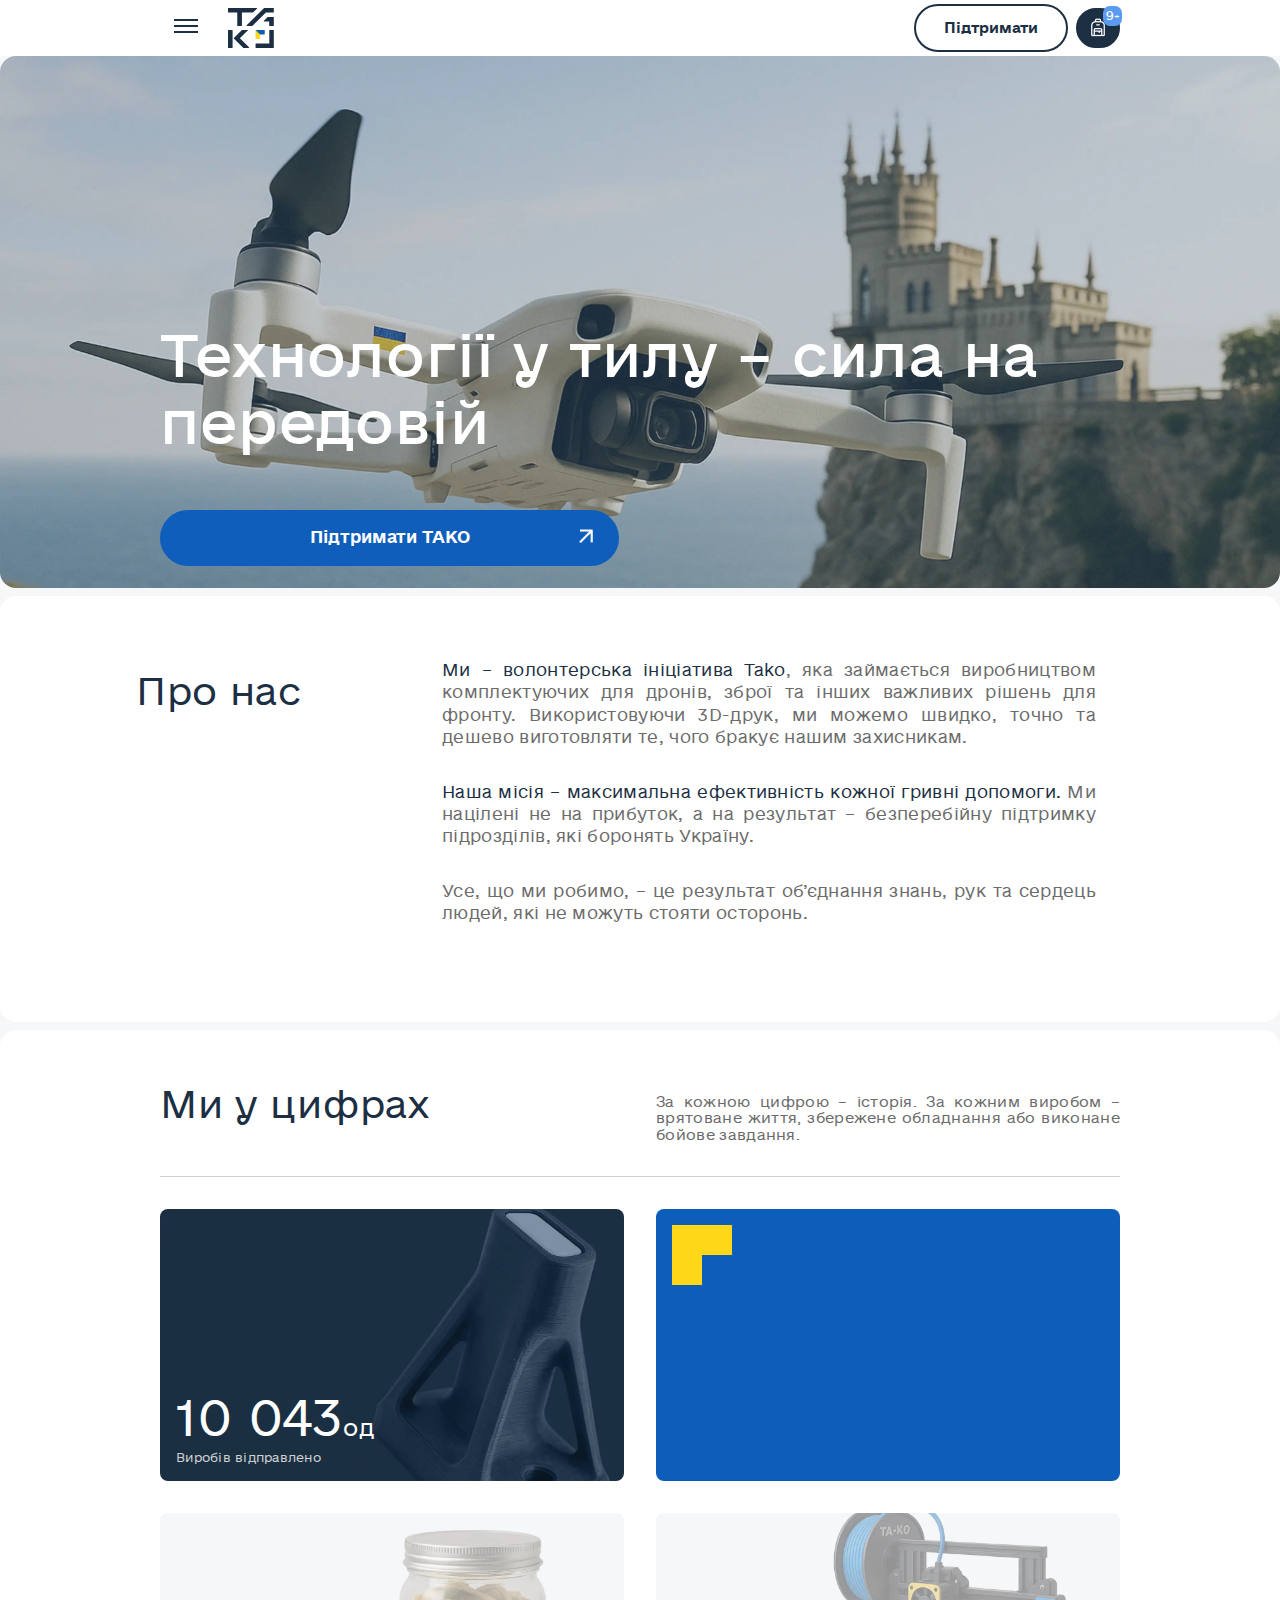
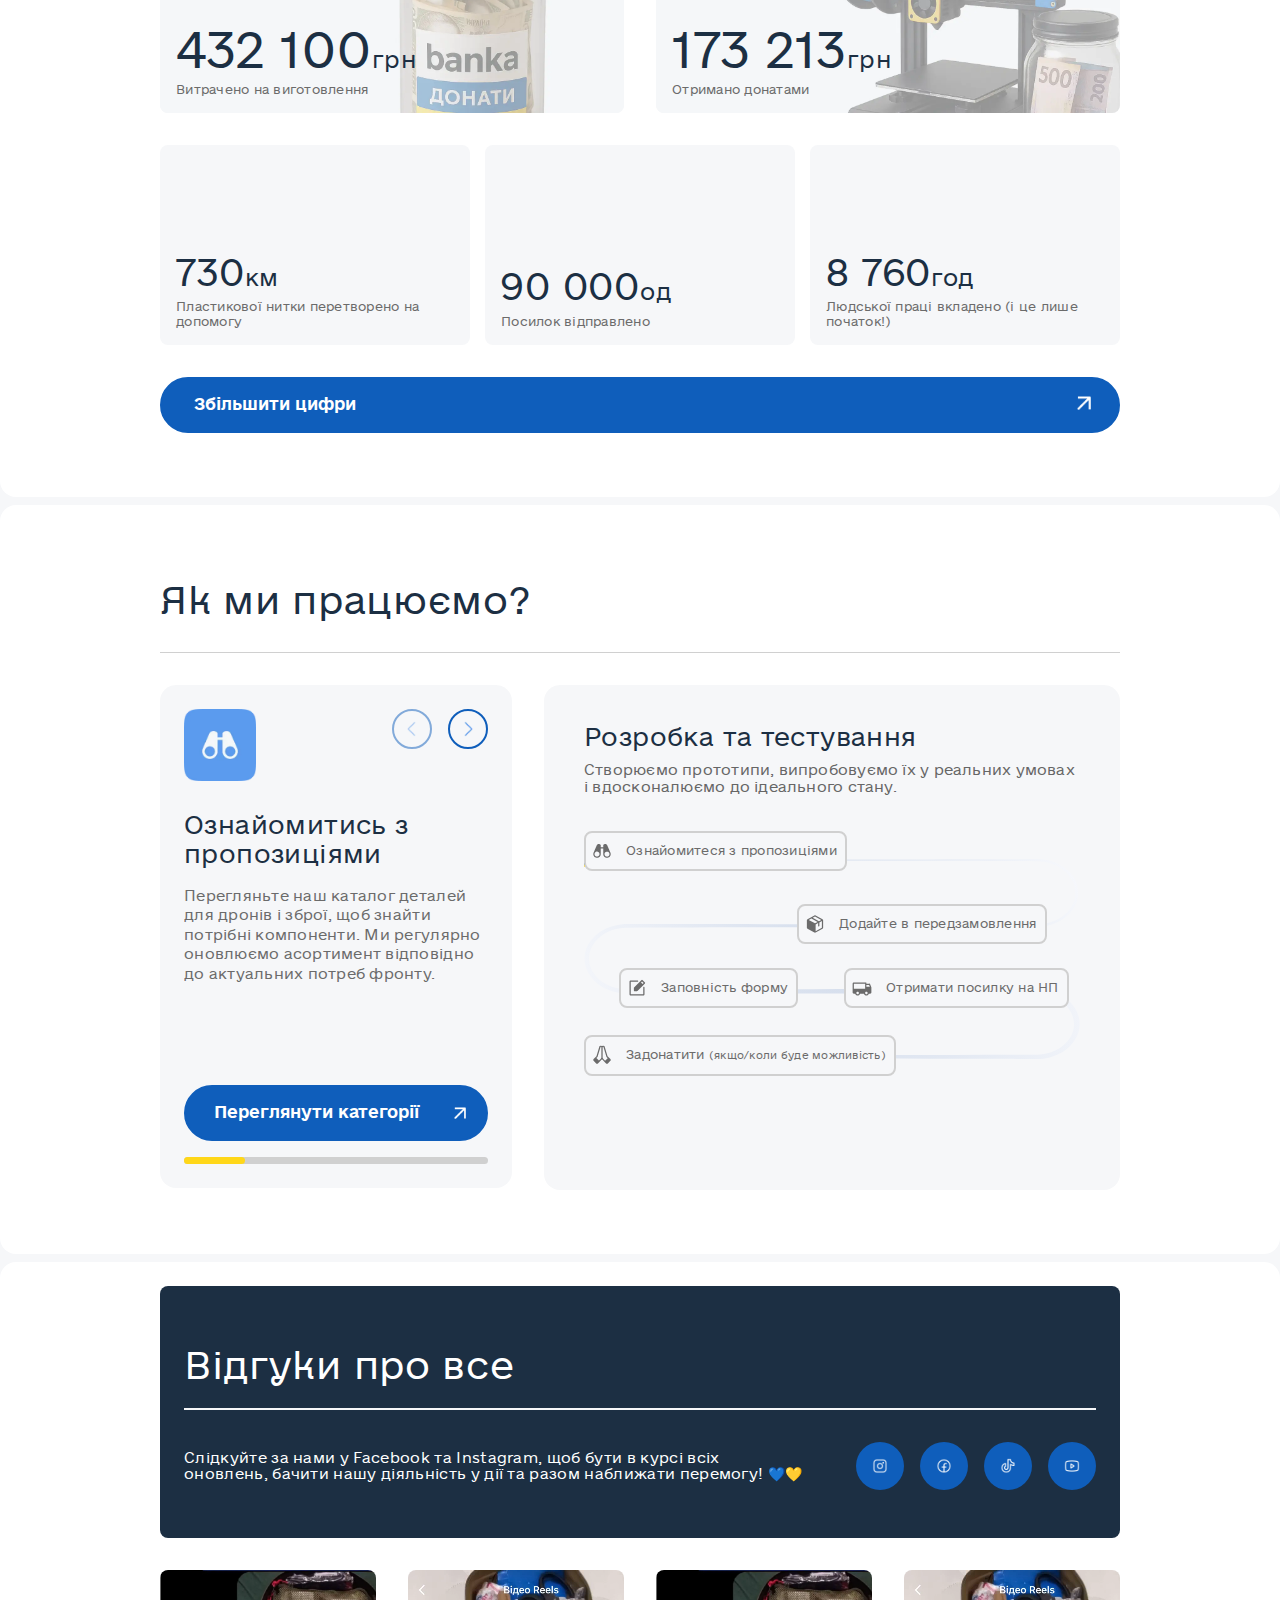
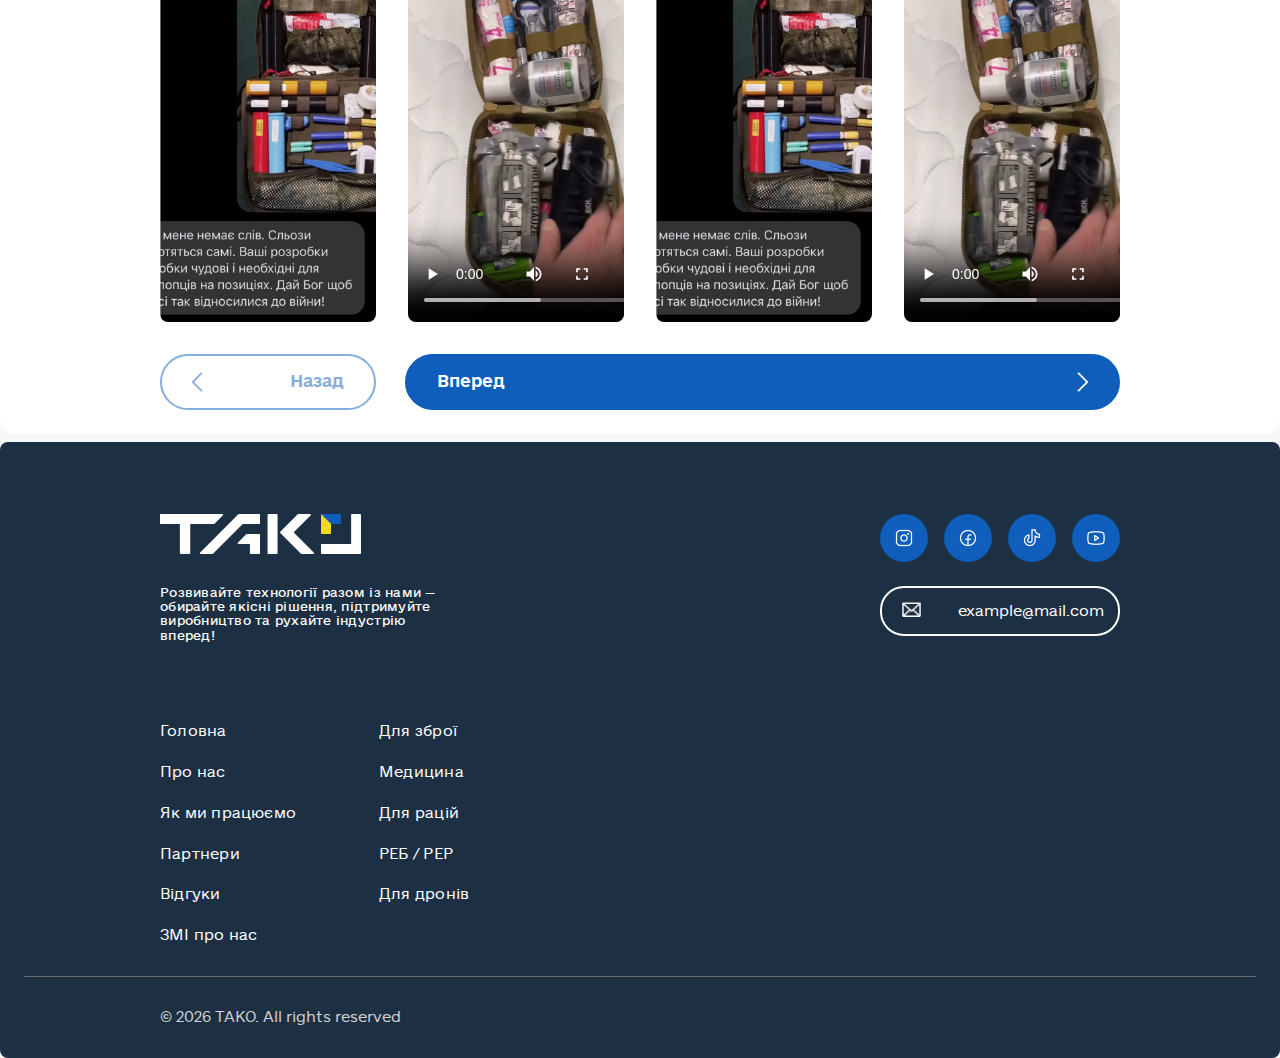
<file: index.html>
<!doctype html>
<html>
	<head>
		<meta charset="utf-8">
		<meta name="viewport" content="width=device-width, initial-scale=1">
		<title>TAKO</title>
		<link rel="icon" type="image/x-icon" href="favicon.ico">
		<link rel="stylesheet" href="css/bootstrap.min.css"/>
		<link rel="stylesheet" href="css/slick.css"/>
		<link rel="stylesheet" href="css/swiper-bundle.min.css"/>
		<link rel="stylesheet" href="css/style.min.css"/>
		<script type="text/javascript" src="js/jquery-3.7.1.min.js"></script>
		<script type="text/javascript" src="js/bootstrap.min.js"></script>
		<script type="text/javascript" src="js/slick.min.js"></script>
		<script type="text/javascript" src="js/swiper-bundle.min.js"></script>
		
	</head>
	<body>
		<main class="main d-flex text-center">
			<header>
				<div class="container">
					<div class="row justify-content-between">
						<div class="col-auto p-0">
							<button class="menu-toggle"></button>
							<a href="index.html" class="logo col-auto p-0">
								<img class="desktop_logo" src="img/Logo.webp?1" alt="" />
								<img class="mobile_logo" src="img/logo_m.webp" alt="" />
							</a>
							<nav class="menu_all nav nav-tabs">
								<ul>
									<li class="nav-item dropdown">
										<a class="nav-link dropdown-toggle products_menu" data-bs-toggle="dropdown" href="#" role="button" aria-expanded="false">Вироби</a>
									</li>
									<li><a href="#">Про нас</a></li>
									<li><a href="#">Як ми працюємо</a></li>
									<li><a href="#">Партнери</a></li>
									<li><a href="#">Відгуки</a></li>
								</ul>
								<div class="dropdown_menu_all">
									<div class="container">
										<ul>
											<li>
												<a href="#">
													<div class="img">
														<img src="img/products_menu_01.webp" alt="">
													</div>
													<span>Для зброї</span>
												</a>
											</li>
											<li>
												<a href="#">
													<div class="img">
														<img src="img/products_menu_02.webp" alt="">
													</div>
													<span>Медицина</span>
												</a>
											</li>
											<li>
												<a href="#">
													<div class="img">
														<img src="img/products_menu_03.webp" alt="">
													</div>
													<span>Для рацій</span>
												</a>
											</li>
											<li>
												<a href="#">
													<div class="img">
														<img src="img/products_menu_05.webp" alt="">
													</div>
													<span>РЕБ / РЕР</span>
												</a>
											</li>
											<li>
												<a href="#">
													<div class="img">
														<img src="img/products_menu_04.webp" alt="">
													</div>
													<span>Для дронів</span>
												</a>
											</li>
										</ul>
									</div>
								</div>
							</nav>
						</div>
						<div class="col-auto p-0">
							<a href="#" class="button button_transparent">Зв’язатися</a>
							<a href="#" class="button button_transparent">Підтримати</a>
							<a href="form.html" class="button button_blue button_blue_header">Передзамовлення<span>9<i>+</i></span></a>
						</div>
					</div>
	        	</div>
				<nav class="navbar_menu">
					<ul class="menu_products">
						<span>ВИРОБИ</span>
						<li><a href="#">Для зброї</a></li>
						<li><a href="#">Медицина</a></li>
						<li><a href="#">Для рацій</a></li>
						<li><a href="#">РЕБ / РЕР</a></li>
						<li><a href="#">Для дронів</a></li>
					</ul>
					<ul class="menu_main">
						<li><a href="#">Головна</a></li>
						<li><a href="#">Про нас</a></li>
						<li><a href="#">Як ми працюємо</a></li>
						<li><a href="#">Партнери</a></li>
						<li><a href="#">Відгуки</a></li>
					</ul>
					<div class="soc_menu">
						<div class="soc">
							<a href="#"><img src="img/soc_01_m.webp" alt=""/></a>
							<a href="#"><img src="img/soc_02_m.webp" alt=""/></a>
							<a href="#"><img src="img/soc_03_m.webp" alt=""/></a>
							<a href="#"><img src="img/soc_04_m.webp" alt=""/></a>
						</div>
						<a href="" class="button button_blue">Зв’язатися</a>
					</div>
				</nav>
			</header>
			<div class="content">
				<div class="block_first">
					<div class="container">
						<div class="txt">
							<h1>Технології у тилу – сила на передовій</h1>
							<a href="#" class="button_blue">Підтримати TAKO</a>
						</div>
					</div>
				</div>
				<div class="about_us">
					<div class="container">
						<div class="row justify-content-between">
							<div class="about_us_left col-12 col-md-6">
								<h2>Про нас</h2>
							</div>
							<div class="about_us_right col-12 col-md-6">
								<p><strong>Ми – волонтерська ініціатива Tako</strong>, яка займається виробництвом комплектуючих для дронів, зброї та інших важливих рішень для фронту. Використовуючи 3D-друк, ми можемо швидко, точно та дешево виготовляти те, чого бракує нашим захисникам.</p>
								<p><strong>Наша місія – максимальна ефективність кожної гривні допомоги.</strong> Ми націлені не на прибуток, а на результат – безперебійну підтримку підрозділів, які боронять Україну.</p>
								<p>Усе, що ми робимо, – це результат об’єднання знань, рук та сердець людей, які не можуть стояти осторонь.</p>
							</div>
						</div>
					</div>
				</div>
				<div class="numbers">
					<div class="container">
						<div class="row justify-content-between">
							<h2>Ми у цифрах</h2>
							<p>За кожною цифрою – історія. За кожним виробом – врятоване життя, збережене обладнання або виконане бойове завдання.</p>
							<div class="numbers_more">
								<div class="numbers_item">
									<div class="img">
										<img src="img/numbers_item_01.webp" alt="">
									</div>
									<div class="text">
										<span><strong>10 043</strong>од</span>
										Виробів відправлено
									</div>
								</div>
								<div class="numbers_item">
									<div class="img">
										<img src="img/numbers_item_02.webp" alt="">
									</div>
									<div class="text">
										
									</div>
								</div>
								<div class="numbers_item">
									<div class="img">
										<img src="img/numbers_item_03.webp" alt="">
									</div>
									<div class="text">
										<span><strong>432 100</strong>грн</span>
										Витрачено на виготовлення
									</div>
								</div>
								<div class="numbers_item">
									<div class="img">
										<img src="img/numbers_item_04.webp" alt="">
									</div>
									<div class="text">
										<span><strong>173 213</strong>грн</span>
										Отримано донатами
									</div>
								</div>
								<div class="numbers_item">
									<div class="img">
										
									</div>
									<div class="text">
										<span><strong>730</strong>км</span>
										Пластикової нитки перетворено на допомогу
									</div>
								</div>
								<div class="numbers_item">
									<div class="img">
										
									</div>
									<div class="text">
										<span><strong>90 000</strong>од</span>
										Посилок відправлено
									</div>
								</div>
								<div class="numbers_item">
									<div class="img">
										
									</div>
									<div class="text">
										<span><strong>8 760</strong>год</span>
										Людської праці вкладено (і це лише початок!)
									</div>
								</div>
							</div>
							<a href="#" class="button_blue">Збільшити цифри</a>
						</div>
					</div>
				</div>
				<div class="works">
					<div class="container">
						<div class="row justify-content-between">
							<h2>Як ми працюємо?</h2>
							<div class="works_more">
								<div class="works_more_right">
									<h3>Розробка та тестування</h3>
									<p>Створюємо прототипи, випробовуємо їх у реальних умовах і вдосконалюємо до ідеального стану.</p>
									<div class="works_more_right_slider">
										<svg class="works_more_right_slider_bg" viewBox="0 0 972 392">
											<path d="M5.43871 1.78121C236.407 1.39069 661.999 0.587342 888.669 0.241455C928.41 0.486923 963.318 26.0602 967.836 58.2723C973.941 95.8512 938.444 130.708 892.037 132.805C887.396 133.073 880.51 132.895 875.801 132.962C631.157 133.508 325.786 133.966 81.1141 134.613C29.3268 136.298 -4.8147 180.37 16.0207 219.255C28.3823 242.719 57.8694 257.001 88.9581 255.595C324.417 255.249 624.271 254.513 859.744 254.803C868.299 254.87 883.536 254.658 892.201 254.959C926.877 256.376 958.54 276.973 967.877 304.231C981.621 341.62 952.544 381.978 905.685 390.268C896.459 392.321 882.208 391.93 872.557 391.919C852.762 391.83 796.868 391.796 776.21 391.707C540.56 390.033 237.968 391.718 5.42502 387.266C283.116 385.269 610.527 384.075 888.505 383.473C924.358 383.116 955.803 359.952 959.718 330.865C963.647 306.507 947.164 281.258 920.087 270.412C908.93 265.749 896.308 263.696 883.823 263.997H875.788C630.993 264.253 325.553 263.673 80.7308 263.138C7.20465 260.125 -26.2798 187.6 27.2323 145.938C39.5802 136.476 55.5421 130.217 72.3254 128.309C77.6506 127.617 83.5508 127.606 88.9444 127.639C330.673 127.796 634.141 127.974 875.788 128.13H883.823C886.534 128.13 889.107 128.153 891.667 128.019C922.866 126.814 951.408 108.303 959.882 83.7898C974.188 44.9055 938.417 4.97229 888.546 4.22473C664.422 2.89697 231.424 4.8384 5.43871 1.78121Z" fill="url(#paint0_radial_260_488)"/>
											<defs>
												<radialGradient id="paint0_radial_260_488" cx="0" cy="0" r="1" gradientUnits="userSpaceOnUse" gradientTransform="translate(486.136 196.099) rotate(149.193) scale(564.867 835.239)">
													<stop stop-color="#D4DDEC"/>
													<stop offset="0.959216" stop-color="#F9FAFD"/>
												</radialGradient>
											</defs>
											<path id="motionPath" d="M5.4 1.7C236.4 1.3 661.9 0.5 888.6 0.2C928.4 0.4 963.3 26 967.8 58.2C973.9 95.8 938.4 130.7 892 132.8C887.3 133 880.5 132.8 875.8 132.9C631.1 133.5 325.7 133.9 81.1 134.6C29.3 136.2 -4.8 180.3 16 219.2C28.3 242.7 57.8 257 88.9 255.5C324.4 255.2 624.2 254.5 859.7 254.8C868.2 254.8 883.5 254.6 892.2 254.9C926.8 256.3 958.5 276.9 967.8 304.2C981.6 341.6 952.5 381.9 905.6 390.2C896.4 392.3 882.2 391.9 872.5 391.9C852.7 391.8 796.8 391.7 776.2 391.7C540.5 390 237.9 391.7 5.4 387.2Z" fill="url(#g)"/>
											<circle id="ball" r="12"/>
										</svg>
										<a href="#" class="works_more_right_button works_more_right_button_01">
											<svg width="24" height="24" viewBox="0 0 24 24" fill="none" xmlns="http://www.w3.org/2000/svg">
												<path d="M22.2393 14.2405V14.2311C22.2377 14.2241 22.2355 14.2172 22.2328 14.2105C22.1705 14.0407 22.0982 13.8748 22.0162 13.7136L18.119 4.85613C18.0815 4.77081 18.0284 4.69324 17.9625 4.62738C17.6839 4.34873 17.3531 4.12769 16.9891 3.97688C16.6251 3.82608 16.2349 3.74846 15.8409 3.74846C15.4469 3.74846 15.0567 3.82608 14.6927 3.97688C14.3287 4.12769 13.9979 4.34873 13.7193 4.62738C13.5792 4.76769 13.5003 4.95781 13.5 5.15613V7.49988H10.5V5.15613C10.5 5.05761 10.4807 4.96004 10.4431 4.86899C10.4054 4.77795 10.3502 4.69521 10.2806 4.6255C10.002 4.34686 9.67125 4.12582 9.30723 3.97501C8.94321 3.8242 8.55304 3.74658 8.15902 3.74658C7.765 3.74658 7.37483 3.8242 7.01081 3.97501C6.64679 4.12582 6.31604 4.34686 6.03746 4.6255C5.97151 4.69136 5.91841 4.76894 5.88089 4.85425L1.98746 13.7136C1.90544 13.8748 1.83313 14.0407 1.77089 14.2105C1.76829 14.2169 1.76609 14.2235 1.76433 14.2302C1.76433 14.2302 1.76433 14.2377 1.76433 14.2405C1.37713 15.3593 1.44641 16.5856 1.95714 17.6536C2.46787 18.7216 3.37891 19.5454 4.49283 19.9463C5.60674 20.3473 6.83379 20.2931 7.90804 19.7956C8.98229 19.298 9.8172 18.3972 10.2318 17.2883C10.4144 16.7902 10.5065 16.2635 10.5037 15.733V8.99988H13.5037V15.7339C13.5009 16.2644 13.593 16.7912 13.7756 17.2893C14.1902 18.3981 15.0251 19.299 16.0994 19.7965C17.1736 20.2941 18.4007 20.3482 19.5146 19.9473C20.6285 19.5463 21.5395 18.7226 22.0503 17.6545C22.561 16.5865 22.6303 15.3602 22.2431 14.2414L22.2393 14.2405ZM8.81902 16.7718C8.54207 17.5107 7.98508 18.1108 7.26876 18.442C6.55243 18.7732 5.73446 18.8088 4.99209 18.541C4.24971 18.2733 3.64273 17.7238 3.30266 17.0117C2.96258 16.2996 2.91682 15.4821 3.17527 14.7364L3.34496 14.3493C3.65684 13.7564 4.15816 13.285 4.76904 13.0102C5.37993 12.7353 6.06522 12.6728 6.71575 12.8327C7.36627 12.9925 7.94459 13.3654 8.35855 13.8921C8.77251 14.4187 8.99831 15.0688 8.99996 15.7386V15.7499C8.9999 16.0997 8.93867 16.4468 8.81902 16.7755V16.7718ZM19.0312 18.5689C18.5777 18.7349 18.0909 18.789 17.612 18.7266C17.1332 18.6641 16.6765 18.487 16.2807 18.2103C15.885 17.9335 15.5619 17.5653 15.3389 17.137C15.1159 16.7086 14.9997 16.2328 15 15.7499V15.7396C15.0024 15.07 15.2288 14.4205 15.6431 13.8945C16.0573 13.3685 16.6357 12.9962 17.286 12.8369C17.9363 12.6775 18.6212 12.7403 19.2317 13.0152C19.8422 13.2901 20.3432 13.7614 20.655 14.3539L20.8246 14.7411C21.0914 15.4867 21.0526 16.3075 20.7166 17.0246C20.3806 17.7416 19.7748 18.2968 19.0312 18.5689Z" fill=""/>
											</svg>
											Ознайомитеся з пропозиціями
										</a>
										<a href="#" class="works_more_right_button works_more_right_button_02">
											<svg width="24" height="24" viewBox="0 0 24 24" fill="none" xmlns="http://www.w3.org/2000/svg">
												<path d="M20.97 6.20146L12.72 1.68739C12.4996 1.5656 12.2518 1.50171 12 1.50171C11.7482 1.50171 11.5004 1.5656 11.28 1.68739L3.03 6.20333C2.7944 6.33224 2.59772 6.52205 2.46052 6.75292C2.32331 6.98379 2.25061 7.24727 2.25 7.51583V16.4821C2.25061 16.7506 2.32331 17.0141 2.46052 17.245C2.59772 17.4759 2.7944 17.6657 3.03 17.7946L11.28 22.3105C11.5004 22.4323 11.7482 22.4962 12 22.4962C12.2518 22.4962 12.4996 22.4323 12.72 22.3105L20.97 17.7946C21.2056 17.6657 21.4023 17.4759 21.5395 17.245C21.6767 17.0141 21.7494 16.7506 21.75 16.4821V7.51677C21.7499 7.24773 21.6774 6.98366 21.5402 6.75225C21.403 6.52084 21.206 6.3306 20.97 6.20146ZM12 2.99989L19.5328 7.12489L16.7409 8.65208L9.20813 4.52708L12 2.99989ZM12 11.2499L4.46719 7.12489L7.64625 5.38396L15.1791 9.50896L12 11.2499ZM20.25 16.4858L12.75 20.5911V12.5465L15.75 10.9049V14.2499C15.75 14.4488 15.829 14.6396 15.9697 14.7802C16.1103 14.9209 16.3011 14.9999 16.5 14.9999C16.6989 14.9999 16.8897 14.9209 17.0303 14.7802C17.171 14.6396 17.25 14.4488 17.25 14.2499V10.0836L20.25 8.44208V16.4821V16.4858Z" fill=""/>
											</svg>
											Додайте в передзамовлення
										</a>
										<a href="#" class="works_more_right_button works_more_right_button_03">
											<svg width="24" height="24" viewBox="0 0 24 24" fill="none" xmlns="http://www.w3.org/2000/svg">
												<path d="M21 11.2501V19.5001C21 19.8979 20.842 20.2795 20.5607 20.5608C20.2794 20.8421 19.8978 21.0001 19.5 21.0001H4.5C4.10218 21.0001 3.72064 20.8421 3.43934 20.5608C3.15804 20.2795 3 19.8979 3 19.5001V4.5001C3 4.10228 3.15804 3.72075 3.43934 3.43944C3.72064 3.15814 4.10218 3.0001 4.5 3.0001H12.75C12.9489 3.0001 13.1397 3.07912 13.2803 3.21977C13.421 3.36042 13.5 3.55119 13.5 3.7501C13.5 3.94901 13.421 4.13978 13.2803 4.28043C13.1397 4.42108 12.9489 4.5001 12.75 4.5001H4.5V19.5001H19.5V11.2501C19.5 11.0512 19.579 10.8604 19.7197 10.7198C19.8603 10.5791 20.0511 10.5001 20.25 10.5001C20.4489 10.5001 20.6397 10.5791 20.7803 10.7198C20.921 10.8604 21 11.0512 21 11.2501ZM21.5306 6.53073L12.5306 15.5307C12.4609 15.6004 12.3782 15.6556 12.2871 15.6932C12.1961 15.7308 12.0985 15.7502 12 15.7501H9C8.80109 15.7501 8.61032 15.6711 8.46967 15.5304C8.32902 15.3898 8.25 15.199 8.25 15.0001V12.0001C8.24992 11.9016 8.26926 11.804 8.3069 11.713C8.34454 11.6219 8.39975 11.5392 8.46937 11.4695L17.4694 2.46948C17.539 2.39974 17.6217 2.34442 17.7128 2.30668C17.8038 2.26894 17.9014 2.24951 18 2.24951C18.0986 2.24951 18.1962 2.26894 18.2872 2.30668C18.3783 2.34442 18.461 2.39974 18.5306 2.46948L21.5306 5.46948C21.6004 5.53913 21.6557 5.62185 21.6934 5.7129C21.7312 5.80395 21.7506 5.90154 21.7506 6.0001C21.7506 6.09866 21.7312 6.19626 21.6934 6.28731C21.6557 6.37836 21.6004 6.46107 21.5306 6.53073ZM19.9369 6.0001L18 4.06041L16.8103 5.2501L18.75 7.18979L19.9369 6.0001Z" fill=""/>
											</svg>
											Заповність форму
										</a>
										<a href="#" class="works_more_right_button works_more_right_button_04">
											<svg width="24" height="24" viewBox="0 0 24 24" fill="none" xmlns="http://www.w3.org/2000/svg">
												<path d="M23.1966 10.9688L21.8841 7.6875C21.7727 7.40973 21.5804 7.17184 21.3321 7.00467C21.0839 6.83751 20.7912 6.74878 20.4919 6.75H17.25V6C17.25 5.80109 17.171 5.61032 17.0303 5.46967C16.8897 5.32902 16.6989 5.25 16.5 5.25H2.25C1.85218 5.25 1.47064 5.40804 1.18934 5.68934C0.908035 5.97064 0.75 6.35218 0.75 6.75V17.25C0.75 17.6478 0.908035 18.0294 1.18934 18.3107C1.47064 18.592 1.85218 18.75 2.25 18.75H3.84375C4.00898 19.3953 4.38428 19.9673 4.91048 20.3757C5.43669 20.7842 6.08387 21.0059 6.75 21.0059C7.41613 21.0059 8.06331 20.7842 8.58952 20.3757C9.11572 19.9673 9.49102 19.3953 9.65625 18.75H14.3438C14.509 19.3953 14.8843 19.9673 15.4105 20.3757C15.9367 20.7842 16.5839 21.0059 17.25 21.0059C17.9161 21.0059 18.5633 20.7842 19.0895 20.3757C19.6157 19.9673 19.991 19.3953 20.1562 18.75H21.75C22.1478 18.75 22.5294 18.592 22.8107 18.3107C23.092 18.0294 23.25 17.6478 23.25 17.25V11.25C23.2501 11.1537 23.232 11.0583 23.1966 10.9688ZM6.75 19.5C6.45333 19.5 6.16332 19.412 5.91665 19.2472C5.66997 19.0824 5.47771 18.8481 5.36418 18.574C5.25065 18.2999 5.22094 17.9983 5.27882 17.7074C5.3367 17.4164 5.47956 17.1491 5.68934 16.9393C5.89912 16.7296 6.16639 16.5867 6.45736 16.5288C6.74834 16.4709 7.04994 16.5006 7.32403 16.6142C7.59811 16.7277 7.83238 16.92 7.9972 17.1666C8.16203 17.4133 8.25 17.7033 8.25 18C8.25 18.3978 8.09196 18.7794 7.81066 19.0607C7.52936 19.342 7.14782 19.5 6.75 19.5ZM2.25 12.75V6.75H15.75V12.75H2.25ZM17.25 19.5C16.9533 19.5 16.6633 19.412 16.4166 19.2472C16.17 19.0824 15.9777 18.8481 15.8642 18.574C15.7506 18.2999 15.7209 17.9983 15.7788 17.7074C15.8367 17.4164 15.9796 17.1491 16.1893 16.9393C16.3991 16.7296 16.6664 16.5867 16.9574 16.5288C17.2483 16.4709 17.5499 16.5006 17.824 16.6142C18.0981 16.7277 18.3324 16.92 18.4972 17.1666C18.662 17.4133 18.75 17.7033 18.75 18C18.75 18.3978 18.592 18.7794 18.3107 19.0607C18.0294 19.342 17.6478 19.5 17.25 19.5ZM17.25 10.5V8.25H20.4919L21.3919 10.5H17.25Z" fill=""/>
											</svg>
											Отримати посилку на НП
										</a>
										<a href="#" class="works_more_right_button works_more_right_button_05">
											<svg width="24" height="24" viewBox="0 0 24 24" fill="none" xmlns="http://www.w3.org/2000/svg">
												<path d="M22.0612 16.8749L18.6637 13.4765L15.2456 2.19931C15.1485 1.87819 14.9736 1.58599 14.7366 1.34859C14.4996 1.11119 14.2076 0.935908 13.8866 0.838283C13.5657 0.740658 13.2256 0.723698 12.8965 0.788906C12.5674 0.854114 12.2595 0.999477 12 1.21212C11.7405 0.999477 11.4326 0.854114 11.1035 0.788906C10.7744 0.723698 10.4343 0.740658 10.1133 0.838283C9.79238 0.935908 9.50044 1.11119 9.2634 1.34859C9.02635 1.58599 8.85151 1.87819 8.75437 2.19931L5.33625 13.4774L1.93875 16.8749C1.65766 17.1562 1.49976 17.5376 1.49976 17.9352C1.49976 18.3329 1.65766 18.7143 1.93875 18.9956L5.00344 22.0602C5.14273 22.1996 5.3081 22.3101 5.49011 22.3855C5.67212 22.4609 5.8672 22.4997 6.06422 22.4997C6.26123 22.4997 6.45631 22.4609 6.63832 22.3855C6.82033 22.3101 6.98571 22.1996 7.125 22.0602L11.6512 17.5312C11.7767 17.4054 11.8933 17.271 12 17.129C12.1067 17.271 12.2233 17.4054 12.3487 17.5312L16.875 22.0612C17.0143 22.2005 17.1797 22.311 17.3617 22.3864C17.5437 22.4618 17.7388 22.5006 17.9358 22.5006C18.1328 22.5006 18.3279 22.4618 18.5099 22.3864C18.6919 22.311 18.8573 22.2005 18.9966 22.0612L22.0612 18.9965C22.2006 18.8572 22.3111 18.6918 22.3865 18.5098C22.4619 18.3278 22.5007 18.1327 22.5007 17.9357C22.5007 17.7387 22.4619 17.5436 22.3865 17.3616C22.3111 17.1796 22.2006 17.0142 22.0612 16.8749ZM11.25 14.8827C11.2515 15.1786 11.1943 15.4718 11.0816 15.7454C10.969 16.019 10.8031 16.2675 10.5937 16.4765L8.31375 18.7499L5.25 15.6862L6.52969 14.4056C6.61702 14.3182 6.68142 14.2107 6.71719 14.0924L10.1859 2.63431C10.2211 2.50681 10.3017 2.39658 10.4126 2.32439C10.5234 2.2522 10.6568 2.22305 10.7876 2.24241C10.9185 2.26178 11.0377 2.32833 11.1229 2.42953C11.208 2.53073 11.2533 2.65958 11.25 2.79181V14.8827ZM15.6975 18.7621L13.4062 16.4737C13.1969 16.2647 13.031 16.0162 12.9184 15.7426C12.8057 15.469 12.7485 15.1758 12.75 14.8799V2.78618C12.75 2.65629 12.7967 2.53073 12.8816 2.43237C12.9664 2.33402 13.0838 2.26941 13.2123 2.25033C13.3407 2.23124 13.4718 2.25895 13.5816 2.32839C13.6913 2.39784 13.7725 2.50441 13.8103 2.62868L17.2791 14.0868C17.3148 14.205 17.3792 14.3126 17.4666 14.3999L18.825 15.7584L15.6975 18.7621Z" fill=""/>
											</svg>
											Задонатити <span>(якщо/коли буде можливість)</span>
										</a>
									</div>
								</div>
								<div class="works_more_left">
									<div class="swiper works_more_slider">
										<div class="swiper-wrapper">
											<div class="swiper-slide">
												<img src="img/works_more_01.webp" alt="">
												<h3>Ознайомитись з пропозиціями</h3>
												<p>Перегляньте наш каталог деталей для дронів і зброї, щоб знайти потрібні компоненти. Ми регулярно оновлюємо асортимент відповідно до актуальних потреб фронту.</p>
												<a href="#" class="button button_blue">Переглянути категорії</a>
											</div>
											<div class="swiper-slide">
												<img src="img/works_more_02.webp" alt="">
												<h3>Додайте в передзамовлення</h3>
												<p>Залиште заявку на передзамовлення і ми повідомимо вас, щойно товар буде доступний до відправки.</p>
											</div>
											<div class="swiper-slide">
												<img src="img/works_more_03.webp" alt="">
												<h3>Заповніть форму</h3>
												<p>Залиште заявку на передзамовлення і ми повідомимо вас, щойно товар буде доступний до відправки.</p>
											</div>
											<div class="swiper-slide">
												<img src="img/works_more_04.webp" alt="">
												<h3>Отримати посилку на НП</h3>
												<p>Перевірте посилку – перед відходом відкрийте та переконайтеся, що все на місці.</p>
											</div>
											<div class="swiper-slide">
												<img src="img/works_more_05.webp" alt="">
												<h3>Задонатити</h3>
												<p>Оберіть спосіб донату – банківський переказ, PayPal, Patreon, криптовалюта або інші варіанти, які пропонує автор/проєкт.</p>
											</div>
										</div>
										<div class="swiper-scrollbar"></div>
										<div class="swiper-button-prev"></div>
   										<div class="swiper-button-next"></div>
									</div>
								</div>
							</div>
						</div>
					</div>
				</div>
				<div class="reviews">
					<div class="container">
						<div class="row justify-content-between">
							<div class="reviews_top">
								<h2>Відгуки про все</h2>
								<p>Слідкуйте за нами у Facebook та Instagram, щоб бути в курсі всіх оновлень, бачити нашу діяльність у дії та разом наближати перемогу! 💙💛</p>
								<div class="soc">
									<a href="#"><img src="img/soc_01.webp" alt=""/></a>
									<a href="#"><img src="img/soc_02.webp" alt=""/></a>
									<a href="#"><img src="img/soc_03.webp" alt=""/></a>
									<a href="#"><img src="img/soc_04.webp" alt=""/></a>
								</div>
							</div>
							<div class="swiper reviews_slider">
								<div class="swiper-wrapper">
								<div class="swiper-slide"><img src="img/reviews_slider_01.webp" alt=""></div>
								<div class="swiper-slide">
									<video controls >
										<source src="img/reviews_slider_02.mp4" type="video/mp4">
										<source src="img/reviews_slider_02.webm" type="video/webm">
										<source src="img/reviews_slider_02.ogg" type="video/ogg">
										Your browser does not support the video tag.
									</video>
								</div>
								<div class="swiper-slide"><img src="img/reviews_slider_01.webp" alt=""></div>
								<div class="swiper-slide">
									<video controls >
										<source src="img/reviews_slider_02.mp4" type="video/mp4">
										<source src="img/reviews_slider_02.webm" type="video/webm">
										<source src="img/reviews_slider_02.ogg" type="video/ogg">
										Your browser does not support the video tag.
									</video>
								</div>
								<div class="swiper-slide"><img src="img/reviews_slider_01.webp" alt=""></div>
								<div class="swiper-slide">
									<video controls >
										<source src="img/reviews_slider_02.mp4" type="video/mp4">
										<source src="img/reviews_slider_02.webm" type="video/webm">
										<source src="img/reviews_slider_02.ogg" type="video/ogg">
										Your browser does not support the video tag.
									</video>
								</div>
								<div class="swiper-slide"><img src="img/reviews_slider_01.webp" alt=""></div>
								<div class="swiper-slide">
									<video controls >
										<source src="img/reviews_slider_02.mp4" type="video/mp4">
										<source src="img/reviews_slider_02.webm" type="video/webm">
										<source src="img/reviews_slider_02.ogg" type="video/ogg">
										Your browser does not support the video tag.
									</video>
								</div>
								<div class="swiper-slide"><img src="img/reviews_slider_01.webp" alt=""></div>
								<div class="swiper-slide">
									<video controls >
										<source src="img/reviews_slider_02.mp4" type="video/mp4">
										<source src="img/reviews_slider_02.webm" type="video/webm">
										<source src="img/reviews_slider_02.ogg" type="video/ogg">
										Your browser does not support the video tag.
									</video>
								</div>
								</div>
								<div class="swiper-button-prev">Назад</div>
   								<div class="swiper-button-next">Вперед</div>
							</div>
						</div>
					</div>
				</div>
			</div>
			<footer>
				<div class="container">
					<div class="row justify-content-between">
						<div class="footer_block_01 col-12 col-md-4">
							<a href="/" class="logo col-auto p-0"><img src="img/logo_w.webp" alt="" /></a>
							<p>Розвивайте технології разом із нами — обирайте якісні рішення, підтримуйте виробництво та рухайте індустрію вперед!</p>
						</div>
						<div class="footer_block_02 col-12 col-md-4">
							<ul>
                                <li><a href="#">Головна</a></li>
                                <li><a href="#">Про нас</a></li>
                                <li><a href="#">Як ми працюємо</a></li>
                                <li><a href="#">Партнери</a></li>
                                <li><a href="#">Відгуки</a></li>
                                <li><a href="#">ЗМІ про нас</a></li>
                            </ul>
                            <ul>
                                <li><a href="#">Для зброї</a></li>
                                <li><a href="#">Медицина</a></li>
                                <li><a href="#">Для рацій</a></li>
                                <li><a href="#">РЕБ / РЕР</a></li>
                                <li><a href="#">Для дронів</a></li>
                            </ul> 
						</div>
						<div class="footer_block_03 col-12 col-md-4">
							<div class="soc">
								<a href="#"><img src="img/soc_01.webp" alt=""/></a>
								<a href="#"><img src="img/soc_02.webp" alt=""/></a>
								<a href="#"><img src="img/soc_03.webp" alt=""/></a>
								<a href="#"><img src="img/soc_04.webp" alt=""/></a>
							</div>
							<a href="mail:example@mail.com" class="button button_transparent">example@mail.com</a>
						</div>
					</div>
				</div>
				<div class="footer_bottom">
                    <div class="container">
						© <span id="year"></span> TAKO. All rights reserved
					</div>
                </div>
			</footer>
			<div class="bg_menu"></div>
			<script type="text/javascript" src="js/active.js"></script>
			<script src="js/gsap.min.js"></script>
			<script src="js/MotionPathPlugin.min.js"></script>
			<script type="text/javascript" src="js/work.js"></script>
		</main>
	</body>
</html>
</file>
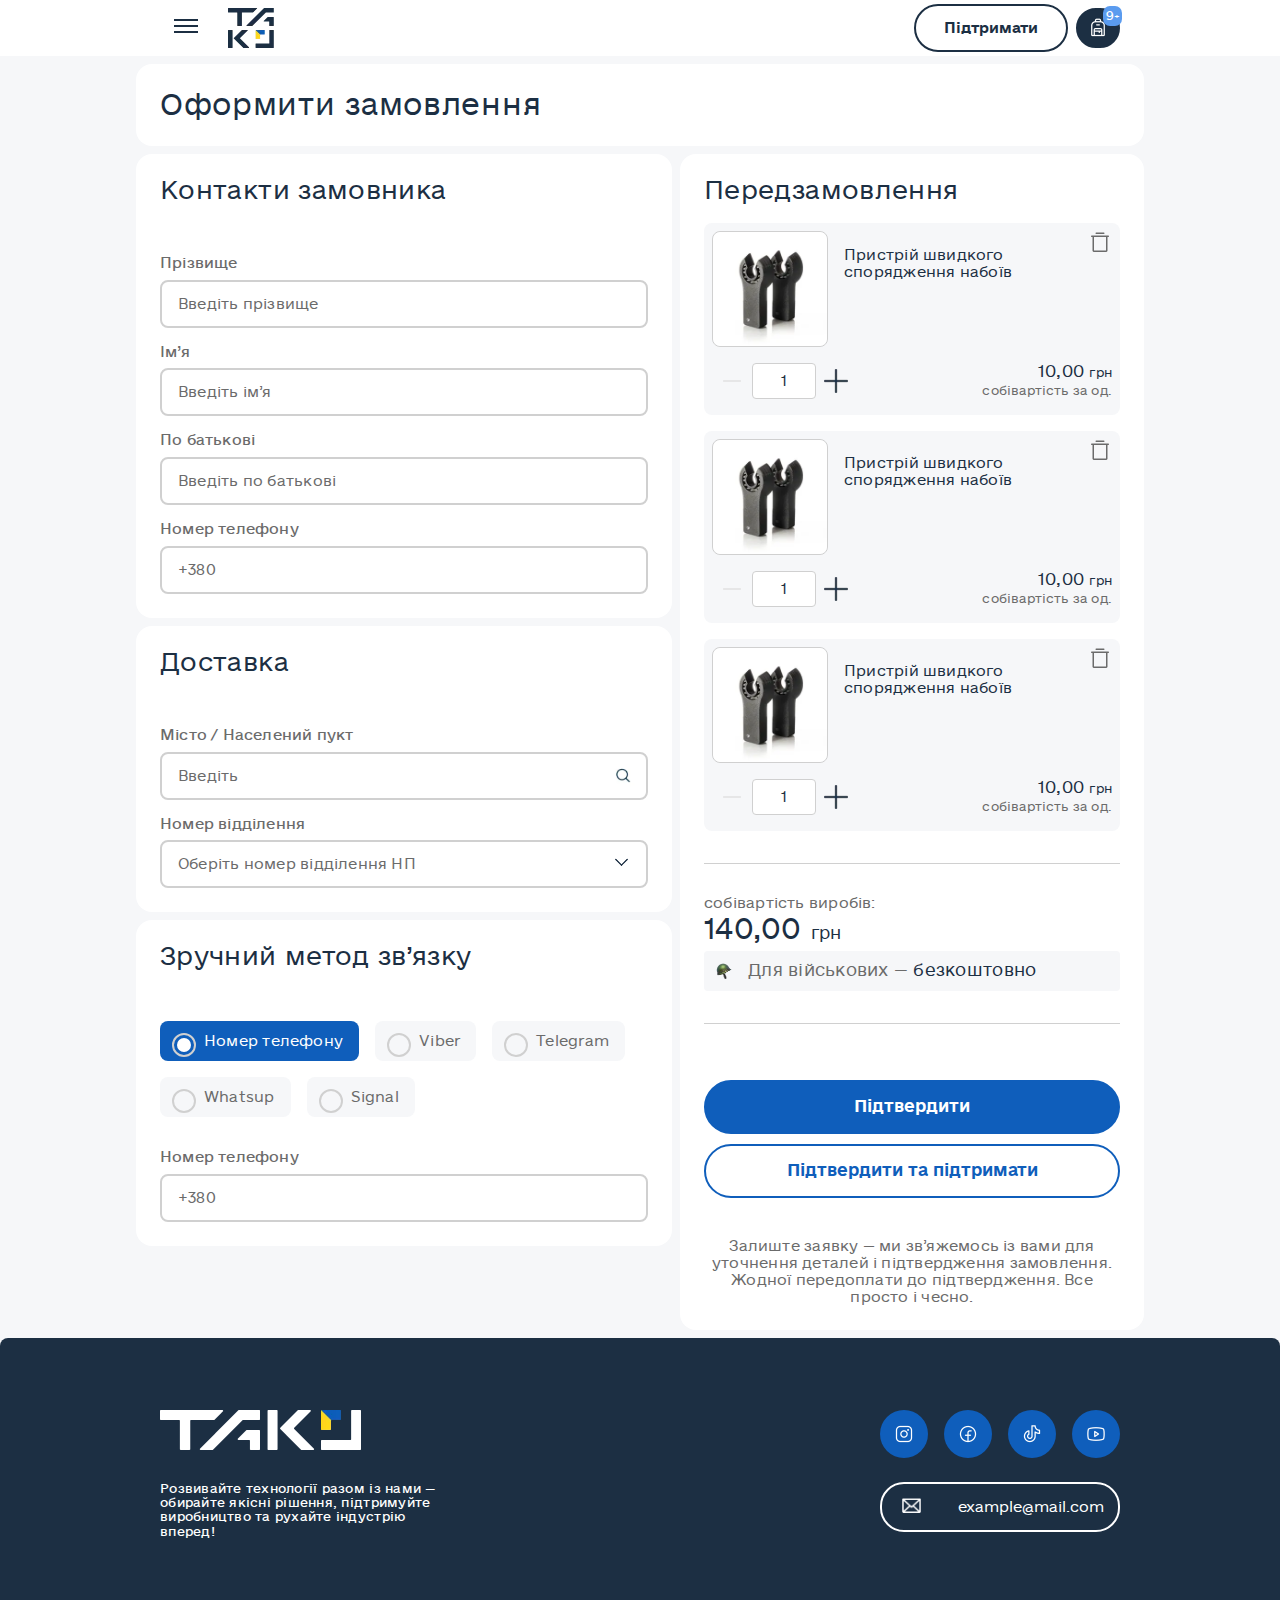
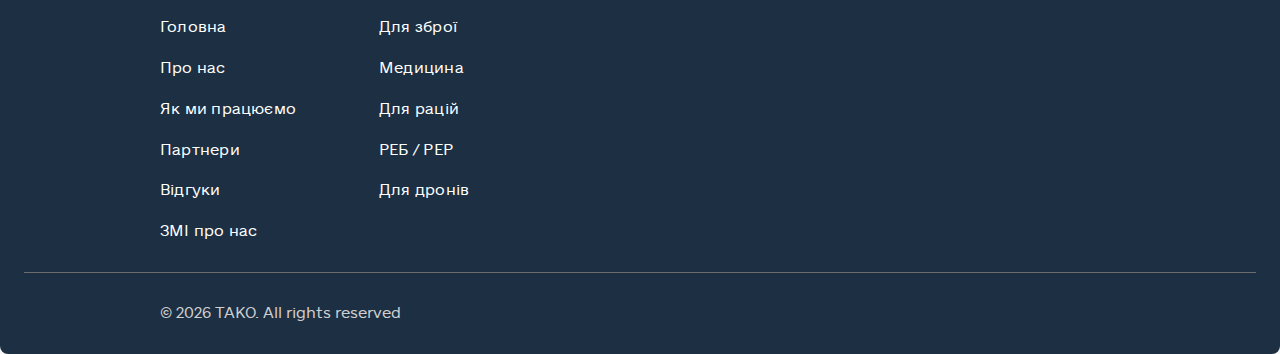
<file: form.html>
<!doctype html>
<html>
	<head>
		<meta charset="utf-8">
		<meta name="viewport" content="width=device-width, initial-scale=1">
		<title>TAKO</title>
		<link rel="icon" type="image/x-icon" href="favicon.ico">
		<link rel="stylesheet" href="css/bootstrap.min.css"/>
		<link rel="stylesheet" href="css/slick.css"/>
		<link rel="stylesheet" href="css/swiper-bundle.min.css"/>
		<link rel="stylesheet" href="css/style.min.css"/>
		<script type="text/javascript" src="js/jquery-3.7.1.min.js"></script>
		<script type="text/javascript" src="js/bootstrap.min.js"></script>
		<script type="text/javascript" src="js/slick.min.js"></script>
		<script type="text/javascript" src="js/swiper-bundle.min.js"></script>
		
	</head>
	<body>
		<main class="main d-flex text-center">
			<header>
				<div class="container">
					<div class="row justify-content-between">
						<div class="col-auto p-0">
							<button class="menu-toggle"></button>
							<a href="index.html?1" class="logo col-auto p-0">
								<img class="desktop_logo" src="img/Logo.webp?1" alt="" />
								<img class="mobile_logo" src="img/logo_m.webp" alt="" />
							</a>
							<nav class="menu_all nav nav-tabs">
								<ul>
									<li class="nav-item dropdown">
										<a class="nav-link dropdown-toggle products_menu" data-bs-toggle="dropdown" href="#" role="button" aria-expanded="false">Вироби</a>
									</li>
									<li><a href="#">Про нас</a></li>
									<li><a href="#">Як ми працюємо</a></li>
									<li><a href="#">Партнери</a></li>
									<li><a href="#">Відгуки</a></li>
								</ul>
								<div class="dropdown_menu_all">
									<div class="container">
										<ul>
											<li>
												<a href="#">
													<div class="img">
														<img src="img/products_menu_01.webp" alt="">
													</div>
													<span>Для зброї</span>
												</a>
											</li>
											<li>
												<a href="#">
													<div class="img">
														<img src="img/products_menu_02.webp" alt="">
													</div>
													<span>Медицина</span>
												</a>
											</li>
											<li>
												<a href="#">
													<div class="img">
														<img src="img/products_menu_03.webp" alt="">
													</div>
													<span>Для рацій</span>
												</a>
											</li>
											<li>
												<a href="#">
													<div class="img">
														<img src="img/products_menu_05.webp" alt="">
													</div>
													<span>РЕБ / РЕР</span>
												</a>
											</li>
											<li>
												<a href="#">
													<div class="img">
														<img src="img/products_menu_04.webp" alt="">
													</div>
													<span>Для дронів</span>
												</a>
											</li>
										</ul>
									</div>
								</div>
							</nav>
						</div>
						<div class="col-auto p-0">
							<a href="#" class="button button_transparent">Зв’язатися</a>
							<a href="#" class="button button_transparent">Підтримати</a>
							<a href="form.html" class="button button_blue button_blue_header">Передзамовлення<span>9<i>+</i></span></a>
						</div>
					</div>
	        	</div>
				<nav class="navbar_menu">
					<ul class="menu_products">
						<span>ВИРОБИ</span>
						<li><a href="#">Для зброї</a></li>
						<li><a href="#">Медицина</a></li>
						<li><a href="#">Для рацій</a></li>
						<li><a href="#">РЕБ / РЕР</a></li>
						<li><a href="#">Для дронів</a></li>
					</ul>
					<ul class="menu_main">
						<li><a href="#">Головна</a></li>
						<li><a href="#">Про нас</a></li>
						<li><a href="#">Як ми працюємо</a></li>
						<li><a href="#">Партнери</a></li>
						<li><a href="#">Відгуки</a></li>
					</ul>
					<div class="soc_menu">
						<div class="soc">
							<a href="#"><img src="img/soc_01_m.webp" alt=""/></a>
							<a href="#"><img src="img/soc_02_m.webp" alt=""/></a>
							<a href="#"><img src="img/soc_03_m.webp" alt=""/></a>
							<a href="#"><img src="img/soc_04_m.webp" alt=""/></a>
						</div>
						<a href="" class="button button_blue">Зв’язатися</a>
					</div>
				</nav>
			</header>
			<div class="content">
				<div class="form">
                    <h1 class="title">Оформити замовлення</h1>
                    <div class="row justify-content-between">
                        <form id="orderForm">
                            <div class="form_left col-12 col-md-6">
                                <div class="form_left_block">
                                    <h3>Контакти замовника</h3>
                                    <div class="input">
                                        <label for="">Прізвище</label>
                                        <input type="text" placeholder="Введіть прізвище" >
                                    </div>
                                    <div class="input">
                                        <label for="">Ім’я</label>
                                        <input type="text" placeholder="Введіть ім’я" >
                                    </div>
                                    <div class="input">
                                        <label for="">По батькові</label>
                                        <input type="text" placeholder="Введіть по батькові" >
                                    </div>
                                    <div class="input">
                                        <label for="">Номер телефону</label>
                                        <input type="tel" value="+380" >
                                    </div>
                                </div>
                                <div class="form_left_block">
                                    <h3>Доставка</h3>
                                    <div class="input">
                                        <label for="">Місто / Населений пукт</label>
                                        <input id="cityInput" type="text" placeholder="Введіть" >
                                        <div id="suggestions" class="suggestions-box"></div>
                                    </div>
                                    <div class="input">
                                        <label for="">Номер відділення</label>
                                        <div class="select-wrapper">
                                            <div class="select-arrow"></div>
                                            <div class="select-arrow"></div>
                                            <select name="branch" id="branchSelect">
                                                <option value="">Оберіть номер відділення НП</option>
                                                <option value="np1">Відділення НП 1</option>
                                                <option value="np2">Відділення НП 2</option>
                                                <option value="np3">Відділення НП 3</option>
                                                <option value="np4">Відділення НП 4</option>
                                                <option value="np5">Відділення НП 5</option>
                                                <option value="np6">Відділення НП 6</option>
                                            </select>
                                        </div>
                                    </div>
                                </div>
                                <div class="form_left_block">
                                    <h3>Зручний метод зв’язку</h3>
                                    <div class="radio_all">
                                        <div class="radio">
                                            <input type="radio" id="radio1" name="radio" checked>
                                            <label for="radio1">Номер телефону</label>
                                        </div>
                                        <div class="radio">
                                            <input type="radio" id="radio2" name="radio">
                                            <label for="radio2">Viber</label>
                                        </div>
                                        <div class="radio">
                                            <input type="radio" id="radio3" name="radio">
                                            <label for="radio3">Telegram</label>
                                        </div>
                                        <div class="radio">
                                            <input type="radio" id="radio4" name="radio">
                                            <label for="radio4">Whatsup</label>
                                        </div>
                                        <div class="radio">
                                            <input type="radio" id="radio5" name="radio">
                                            <label for="radio5">Signal</label>
                                        </div>
                                    </div>
                                    <div class="input input_big">
                                        <label for="">Номер телефону</label>
                                        <input type="tel" value="+380" >
                                    </div>
                                </div>
                            </div>
                            <div class="form_right col-12 col-md-6">
                                <h3>Передзамовлення</h3>
                                <div class="item">
                                    <div class="item_img"><img src="img/item_img.webp" alt=""></div>
                                    <div class="name">Пристрій швидкого спорядження набоїв</div>
                                    <a href="#" class="del"></a>
                                    <div class="number">
                                        <button type="button" class="but counterBut dec"><img src="img/minus.webp" alt=""></button>
                                        <input type="text" class="field fieldCount" value="1" data-min="1" data-max="20">
                                        <button type="button" class="but counterBut inc"><img src="img/plus.webp" alt=""></button>
                                    </div>
                                    <div class="price">
                                        10,00 <small>грн</small>
                                        <span>собівартість за од.</span>
                                    </div>
                                </div>
                                <div class="item">
                                    <div class="item_img"><img src="img/item_img.webp" alt=""></div>
                                    <div class="name">Пристрій швидкого спорядження набоїв</div>
                                    <a href="#" class="del"></a>
                                    <div class="number">
                                        <button type="button" class="but counterBut dec"><img src="img/minus.webp" alt=""></button>
                                        <input type="text" class="field fieldCount" value="1" data-min="1" data-max="20">
                                        <button type="button" class="but counterBut inc"><img src="img/plus.webp" alt=""></button>
                                    </div>
                                    <div class="price">
                                        10,00 <small>грн</small>
                                        <span>собівартість за од.</span>
                                    </div>
                                </div>
                                <div class="item">
                                    <div class="item_img"><img src="img/item_img.webp" alt=""></div>
                                    <div class="name">Пристрій швидкого спорядження набоїв</div>
                                    <a href="#" class="del"></a>
                                    <div class="number">
                                        <button type="button" class="but counterBut dec"><img src="img/minus.webp" alt=""></button>
                                        <input type="text" class="field fieldCount" value="1" data-min="1" data-max="20">
                                        <button type="button" class="but counterBut inc"><img src="img/plus.webp" alt=""></button>
                                    </div>
                                    <div class="price">
                                        10,00 <small>грн</small>
                                        <span>собівартість за од.</span>
                                    </div>
                                </div>
                                <div class="price_all">
                                    <span>собівартість виробів:</span>
                                    140,00 <small>грн</small>
                                    <strong>Для військових — <i>безкоштовно</i></strong>
                                </div>
                                <a href="#" id="submitBtn" class="button button_blue">Підтвердити</a>
                                <a href="#" class="button button_transparent">Підтвердити та підтримати</a>
                                <p>Залиште заявку — ми зв’яжемось із вами для уточнення деталей і підтвердження замовлення. <br/> Жодної передоплати до підтвердження. Все просто і чесно.</p>
                            </div>
                        </form>
                        <div id="successBlock" class="successBlock" style="display: none; padding: 40px; background: #f5f5f5;">
                            <h1>Успішно!</h1>
                            <p>Дякуємо! Наш волонтер скоро зв’яжеться з вами для підтвердження деталей.</p>
                            <div class="clearfix"></div>
                            <a href="index.html" id="submitBtn" class="button button_blue">На головну</a>
                            <div class="clearfix"></div>
                            <a href="#" class="button button_transparent">Підтримати ТА-КО</a>
                        </div>
                    </div>
				</div>
			</div>
            <footer>
				<div class="container">
					<div class="row justify-content-between">
						<div class="footer_block_01 col-12 col-md-4">
							<a href="/" class="logo col-auto p-0"><img src="img/logo_w.webp" alt="" /></a>
							<p>Розвивайте технології разом із нами — обирайте якісні рішення, підтримуйте виробництво та рухайте індустрію вперед!</p>
						</div>
						<div class="footer_block_02 col-12 col-md-4">
							<ul>
                                <li><a href="#">Головна</a></li>
                                <li><a href="#">Про нас</a></li>
                                <li><a href="#">Як ми працюємо</a></li>
                                <li><a href="#">Партнери</a></li>
                                <li><a href="#">Відгуки</a></li>
                                <li><a href="#">ЗМІ про нас</a></li>
                            </ul>
                            <ul>
                                <li><a href="#">Для зброї</a></li>
                                <li><a href="#">Медицина</a></li>
                                <li><a href="#">Для рацій</a></li>
                                <li><a href="#">РЕБ / РЕР</a></li>
                                <li><a href="#">Для дронів</a></li>
                            </ul> 
						</div>
						<div class="footer_block_03 col-12 col-md-4">
							<div class="soc">
								<a href="#"><img src="img/soc_01.webp" alt=""/></a>
								<a href="#"><img src="img/soc_02.webp" alt=""/></a>
								<a href="#"><img src="img/soc_03.webp" alt=""/></a>
								<a href="#"><img src="img/soc_04.webp" alt=""/></a>
							</div>
							<a href="mail:example@mail.com" class="button button_transparent">example@mail.com</a>
						</div>
					</div>
				</div>
				<div class="footer_bottom">
                    <div class="container">
						© <span id="year"></span> TAKO. All rights reserved
					</div>
                </div>
			</footer>
			<div class="bg_menu"></div>
		</main>
        <script type="text/javascript" src="js/cityInput.js"></script>
	    <script type="text/javascript" src="js/active.js"></script>
        <script type="text/javascript" src="js/valid.js"></script>
	</body>
</html>
</file>
<file: css/style.min.css>
@import"https://fonts.googleapis.com/css2?family=Montserrat:wght@400;500;600;700;800&display=swap";html{width:100%;height:100%}body{position:relative;height:100%;-webkit-font-smoothing:antialiased;box-sizing:border-box;font-family:"e-Ukraine";font-weight:300;font-size:14px;line-height:14px;color:#282828;background:#f6f7f9;margin:0 auto}.open{overflow:hidden}::-webkit-input-placeholder{opacity:1}::-moz-placeholder{opacity:1}:-moz-placeholder{opacity:1}:-ms-input-placeholder{opacity:1}::placeholder{opacity:1}a{text-decoration:underline}a:hover{text-decoration:none}.main{flex-direction:column;height:100%}.container{max-width:1542px;margin:0 auto;padding:0 0px}.content{max-width:1904px;width:100%;margin:0 auto;flex-direction:column;flex-grow:1;display:flex}.row{margin-left:0 !important;margin-right:0 !important}.row>*{padding-right:0;padding-left:0}.button_transparent{display:inline-block;text-align:center;padding:11px 28px;border-radius:24px;border:solid 2px #0f5ebb;font-weight:700;line-height:22px;color:#0f5ebb;text-decoration:none;outline:none !important;box-sizing:border-box}.button_transparent:hover{background:#0f5ebb;color:#fff}.button_blue{display:inline-block;text-align:center;padding:11px 28px;border-radius:24px;border:solid 2px #0f5ebb;background:#0f5ebb;font-weight:700;line-height:22px;color:#fff;text-decoration:none;outline:none !important;box-sizing:border-box}.button_blue:hover{background:rgba(0,0,0,0);color:#0f5ebb}.title{width:100%;font-size:56px;font-weight:300;line-height:34px;letter-spacing:.7px;text-align:left;color:#1c2f43;font-family:"e-UkraineHead-Light";padding:62px 32px 62px;border-radius:16px;background-color:#fff;margin-bottom:8px;margin-top:8px}@font-face{font-family:"e-Ukraine";src:url("../fonts/e-Ukraine-Light.eot");src:local("e-Ukraine-Light"),local("e-Ukraine-Light"),url("../fonts/e-Ukraine-Light.eot?#iefix") format("embedded-opentype"),url("../fonts/e-Ukraine-Light.woff") format("woff"),url("../fonts/e-Ukraine-Light.ttf") format("truetype");font-weight:300;font-style:normal}@font-face{font-family:"e-UkraineHead-Light";src:url("../fonts/e-UkraineHead-Light.eot");src:local("e-UkraineHead-Light"),local("e-UkraineHead-Light"),url("../fonts/e-UkraineHead-Light.eot?#iefix") format("embedded-opentype"),url("../fonts/e-UkraineHead-Light.woff") format("woff"),url("../fonts/e-UkraineHead-Light.ttf") format("truetype");font-weight:300;font-style:normal}@font-face{font-family:"e-Ukraine";src:url("../fonts/e-Ukraine-Regular.eot");src:local("e-Ukraine-Regular"),local("e-Ukraine-Regular"),url("../fonts/e-Ukraine-Regular.eot?#iefix") format("embedded-opentype"),url("../fonts/e-Ukraine-Regular.woff") format("woff"),url("../fonts/e-Ukraine-Regular.ttf") format("truetype");font-weight:400;font-style:normal}@font-face{font-family:"e-UkraineHead-Regular";src:url("../fonts/e-UkraineHead-Regular.eot");src:local("e-UkraineHead-Regular"),local("e-UkraineHead-Regular"),url("../fonts/e-UkraineHead-Regular.eot?#iefix") format("embedded-opentype"),url("../fonts/e-UkraineHead-Regular.woff") format("woff"),url("../fonts/e-UkraineHead-Regular.ttf") format("truetype");font-weight:340000;font-style:normal}@font-face{font-family:"e-Ukraine";src:url("../fonts/e-Ukraine-Bold.eot");src:local("e-Ukraine-Bold"),local("e-Ukraine-Bold"),url("../fonts/e-Ukraine-Bold.eot?#iefix") format("embedded-opentype"),url("../fonts/e-Ukraine-Bold.woff") format("woff"),url("../fonts/e-Ukraine-Bold.ttf") format("truetype");font-weight:700;font-style:normal}header{float:left;width:100%;background:#fff;border-bottom:solid 1px #f6f7f9;position:relative;z-index:2}header .logo{float:left;height:36px;margin:22px 32px 21px 0}header .logo img{height:100%}header .logo .mobile_logo{display:none}header .button{margin:16px 0 0 8px}header .button.button_blue_header{padding:11px 20px 11px 48px;display:inline-block;border:solid 2px #1c2f43;background:#1c2f43 url(../img/button_header.webp) no-repeat 20px 12px;background-size:20px}header .button.button_blue_header span{padding:1px 2px 1px 3px;float:right;display:inline-block;margin-left:8px;border-radius:7px;background-color:#5a9bef;font-size:12px;font-weight:400;line-height:18px;letter-spacing:.17px;text-align:center;color:#fff}header .button.button_blue_header span i{font-style:normal;font-size:8px;line-height:1.2;letter-spacing:.11px}header .button.button_blue_header:hover{opacity:.9;color:#fff}header .button:first-of-type{margin-left:0}.navbar_menu{display:none}.menu-toggle{display:none}.bg_menu{display:none;position:fixed;top:0;left:0;right:0;bottom:0;z-index:1;background-color:rgba(0,0,0,.2)}.bg_menu.open{display:block}@media only screen and (max-width: 1390px){header{border-bottom:none}header .menu-toggle{display:block;width:52px;height:40px;margin-top:8px;position:relative;background:rgba(0,0,0,0);z-index:99;border:none;outline:none;padding:0;transition:opacity .2s ease-out;float:left}header .menu-toggle:before{content:"";position:absolute;width:24px;height:18px;top:11px;left:14px;margin:auto;background:repeating-linear-gradient(to bottom, #1C2F43, #1C2F43 2px, transparent 2px, transparent 6px);transition:opacity .2s ease-out,width .2s .2s ease-out}header .menu-toggle:active{transform:translateY(2px)}header .menu-toggle:hover{opacity:.8}header .logo{height:40px;margin:8px 0 8px 16px}header .logo .mobile_logo{display:inline-block}header .logo .desktop_logo{display:none}header .button{margin:4px 0 0 8px;color:#1c2f43;border-color:#1c2f43}header .button.button_blue_header{padding:0;height:40px;width:44px;background:#1c2f43 url(../img/button_header.webp) no-repeat center;background-size:20px;font-size:0;float:right;margin:8px 0 0 8px;position:relative}header .button.button_blue_header span{margin-left:0;position:absolute;top:-4px;right:-4px}header .button:first-of-type{display:none}.navbar_menu{z-index:98;display:none;position:absolute;background:#fff;top:56px;left:0;width:100%;padding:8px;transform:translate3d(0, 0, 0);-webkit-backface-visibility:hidden;backface-visibility:hidden;overflow:hidden}.navbar_menu ul.menu_products{float:left;width:100%;padding:0px;margin:0;list-style:none;padding:24px;border-radius:8px;background-color:#f6f7f9;margin-bottom:8px}.navbar_menu ul.menu_products span{float:left;width:100%;font-size:12px;font-weight:400;line-height:1.2;letter-spacing:.17px;text-align:left;color:#d0d0d0;margin-bottom:12px}.navbar_menu ul.menu_products li{display:inline-block;width:100%;cursor:pointer;text-align:left;border-bottom:solid 2px rgba(208,208,208,.2)}.navbar_menu ul.menu_products li a{display:block;position:relative;text-decoration:none;cursor:pointer;padding:17px 0;font-size:16px;font-weight:300;line-height:1.4;letter-spacing:.26px;text-align:left;color:#1c2f43}.navbar_menu ul.menu_products li a:hover{opacity:.8}.navbar_menu ul.menu_products li a::after{content:"";position:absolute;right:9px;top:21px;height:14px;width:14px;background:url(../img/arrow.webp) no-repeat center center;background-size:cover}.navbar_menu ul.menu_products li:last-of-type{border-bottom:none}.navbar_menu ul.menu_main{float:left;width:100%;padding:0px;margin:0;list-style:none;padding:16px 24px;border-radius:8px;background-color:#f6f7f9;margin-bottom:8px}.navbar_menu ul.menu_main li{display:inline-block;width:100%;cursor:pointer;text-align:left;border-bottom:solid 1px #eeeff1}.navbar_menu ul.menu_main li a{display:block;position:relative;text-decoration:none;cursor:pointer;padding:5px 0 17px 0;font-size:14px;font-weight:300;line-height:1.2;letter-spacing:.22px;text-align:left;color:#6b6b6b}.navbar_menu ul.menu_main li a:hover{opacity:.8}.navbar_menu ul.menu_main li:last-of-type{border-bottom:none}.navbar_menu .soc_menu{width:100%;float:left;padding:24px;border-radius:8px;background-color:#f6f7f9;text-align:center}.navbar_menu .soc_menu .soc{width:auto;display:inline-block;margin:0 auto 24px}.navbar_menu .soc_menu .soc a{float:left;width:48px;height:48px;padding:0;text-align:center;margin:0 8px;border-radius:50%;border:solid 2px #0f5ebb}.navbar_menu .soc_menu .soc a img{display:inline-block;width:20px;margin:12px}.navbar_menu .soc_menu .soc a:hover{opacity:.8}.navbar_menu .soc_menu .button{display:inline-block;width:100%;border:solid 2px #0f5ebb !important;margin:0;color:#fff;background:#0f5ebb}.navbar_menu .soc_menu .button:hover{opacity:.8}.open{overflow:hidden}.open .navbar_menu{display:block}.open .menu-toggle::before{transform:translate(-50%, -50%) rotate(45deg);position:absolute;top:50%;left:50%;width:24px;height:2px;background-color:#1c2f43;transform-origin:center;content:""}.open .menu-toggle::after{transform:translate(-50%, -50%) rotate(-45deg);position:absolute;top:50%;left:50%;width:24px;height:2px;background-color:#1c2f43;transform-origin:center;content:""}}@media only screen and (max-width: 720px){header .button{margin:8px 0 0 0px;padding:7px 20px}}.menu_all{float:left;padding:0;margin:0;border:none}.menu_all ul{float:left;padding:0;margin:0;list-style:none;width:auto}.menu_all ul li{float:left;margin:16px 24px 15px 0;display:inline-block}.menu_all ul li a{font-size:14px;display:inline-block;font-weight:300;font-stretch:normal;font-style:normal;line-height:18px;letter-spacing:.22px;text-align:left;color:#1c2f43;text-decoration:none;padding:15px 0 15px 0}.menu_all ul li a:hover{text-decoration:underline}.menu_all ul li.active{text-decoration:underline}.menu_all ul li.active a{color:#1c2f43}.menu_all ul li .nav-link{padding:15px 48px 15px 28px;position:relative;border-radius:24px;background-color:#0f5ebb !important;border:none !important;font-weight:700;letter-spacing:normal;color:#fff !important;text-decoration:none !important}.menu_all ul li .nav-link::after{display:inline-block;position:absolute;top:16px;right:23px;border:solid #fff;border-width:0 1px 1px 0;display:inline-block;padding:4px;transform:rotate(45deg);-webkit-transform:rotate(45deg)}.menu_all ul li .nav-link.active:before{content:"";margin:0;border:none;padding:0;position:absolute;width:13px;height:1px;background:#fff;transform:rotate(45deg);top:23px;right:23px}.menu_all ul li .nav-link.active:after{content:"";margin:0;border:none;padding:0;position:absolute;width:13px;height:1px;background:#fff;transform:rotate(-45deg);top:23px;right:23px}.menu_all ul li:last-of-type{margin-right:0}.menu_all .dropdown_menu_all{display:none;position:absolute;top:81px;left:0;right:0;background:#fff;z-index:111}.menu_all .dropdown_menu_all.active{display:block}.menu_all .dropdown_menu_all ul{padding:32px 0 0;display:flex;justify-content:space-between;width:100%;flex-wrap:wrap}.menu_all .dropdown_menu_all ul li{width:361px;margin:0 0 32px;flex-shrink:0;border-bottom:solid 2px #d0d0d0}.menu_all .dropdown_menu_all ul li a{margin:0;padding:0}.menu_all .dropdown_menu_all ul li a .img{width:100%;height:172px;overflow:hidden;border-radius:8px;position:relative}.menu_all .dropdown_menu_all ul li a .img img{width:100%;opacity:.6}.menu_all .dropdown_menu_all ul li a .img::after{content:"";position:absolute;top:0;left:0;right:0;bottom:0;background-color:#0f5ebb;opacity:.6;z-index:1}.menu_all .dropdown_menu_all ul li a .img::before{display:inline-block;border:solid #ffd719;border-width:30px 0 0 30px;display:inline-block;padding:15px;position:absolute;top:16px;left:16px;content:"";z-index:2}.menu_all .dropdown_menu_all ul li a span{padding:24px;font-size:20px;line-height:24px;margin-bottom:4px;position:relative;display:inline-block;width:100%}.menu_all .dropdown_menu_all ul li a span::after{content:"";position:absolute;right:31px;top:31px;height:14px;width:14px;background:url(../img/arrow.webp) no-repeat center center;background-size:cover}.menu_all .dropdown_menu_all ul li:nth-of-type(2n+2) a .img::after{background-color:#ffd719}.menu_all .dropdown_menu_all ul li:nth-of-type(2n+2) a .img::before{border:solid #fff;border-width:30px 0 0 30px}@media only screen and (max-width: 1390px){.menu_all{display:none}}.block_first{width:100%;background:url(../img/block_first.webp) no-repeat top center;background-size:cover;height:920px;margin-bottom:8px;border-radius:16px;overflow:hidden}.block_first .txt{float:left;margin-top:552px;width:789px;text-align:left}.block_first .txt h1{width:100%;font-size:72px;font-weight:400;line-height:90px;letter-spacing:.86px;margin-bottom:36px;text-align:left;color:#fff;font-family:"e-UkraineHead-Regular"}.block_first .txt .button_blue{margin-top:34px;width:554px;padding:25px 32px;border-radius:36px;border:solid 2px #0f5ebb;background:#0f5ebb;font-weight:700;font-size:18px;line-height:22px;color:#fff;position:relative}.block_first .txt .button_blue:hover{background:#0f5ebb;color:#fff;opacity:.9}.block_first .txt .button_blue::after{content:"";position:absolute;right:24px;top:29px;height:14px;width:14px;background:url(../img/arrow_white.webp) no-repeat center center;background-size:cover}@media only screen and (max-width: 1560px){.block_first{height:720px}.block_first .txt{margin-top:394px}}@media only screen and (max-width: 1390px){.block_first{height:532px}.block_first .txt{margin-top:250px;width:100%}.block_first .txt h1{width:100%;font-size:56px;line-height:1.2}.block_first .txt .button_blue{width:459px;padding:15px 32px;border-radius:28px;font-size:16px}.block_first .txt .button_blue:after{top:17px}}@media only screen and (max-width: 720px){.block_first{height:570px}.block_first .txt{margin-top:320px}.block_first .txt h1{font-size:36px}.block_first .txt .button_blue{width:100%;margin:0;padding:15px 10px}}.about_us{padding:132px 72px 100px 24px;border-radius:16px;background-color:#fff;margin-bottom:8px}.about_us .about_us_left{width:435px}.about_us .about_us_left h2{font-size:56px;font-weight:300;line-height:34px;letter-spacing:.7px;text-align:left;color:#1c2f43;text-align:left;font-family:"e-UkraineHead-Light"}.about_us .about_us_right{width:calc(100% - 435px - 32px)}.about_us .about_us_right p{margin-bottom:32px;font-size:20px;font-weight:300;line-height:24px;letter-spacing:.32px;text-align:justify;color:#6b6b6b}.about_us .about_us_right p strong{font-weight:300;color:#1c2f43}@media only screen and (max-width: 1390px){.about_us{padding:64px 72px 64px 24px}.about_us .about_us_left{width:274px}.about_us .about_us_left h2{font-size:36px;line-height:1.2}.about_us .about_us_right{width:calc(100% - 274px - 32px)}.about_us .about_us_right p{font-size:16px;line-height:1.4}}@media only screen and (max-width: 720px){.about_us{padding:64px 16px 32px 16px}.about_us .about_us_left{width:100%;border-bottom:solid 1px #d0d0d0;margin-bottom:32px}.about_us .about_us_left h2{font-size:26px;padding-bottom:24px}.about_us .about_us_right{width:100%}}.numbers{padding:132px 0 132px 0;border-radius:16px;background-color:#fff;margin-bottom:8px}.numbers h2{width:755px;font-size:56px;font-weight:300;line-height:34px;letter-spacing:.7px;text-align:left;color:#1c2f43;text-align:left;font-family:"e-UkraineHead-Light"}.numbers p{width:755px;margin-bottom:32px;font-size:20px;font-weight:300;line-height:24px;letter-spacing:.32px;text-align:justify;color:#6b6b6b}.numbers p strong{font-weight:300;color:#1c2f43}.numbers .numbers_more{margin:32px 0;border-top:solid 1px #d0d0d0;display:flex;justify-content:space-between;width:100%;flex-wrap:wrap}.numbers .numbers_more .numbers_item{width:755px;margin:32px 0 0 0;flex-shrink:0;position:relative}.numbers .numbers_more .numbers_item .img{width:100%;height:320px;overflow:hidden;border-radius:8px;position:relative;background:#f6f7f9}.numbers .numbers_more .numbers_item .img img{min-width:100%;height:100%}.numbers .numbers_more .numbers_item .text{position:absolute;bottom:24px;left:0;width:100%;padding:0 24px;font-size:16px;font-weight:300;line-height:22px;letter-spacing:.26px;color:#6b6b6b;text-align:left}.numbers .numbers_more .numbers_item .text span{font-size:22px;line-height:46px;letter-spacing:.35px;margin-bottom:8px;display:inline-block;width:100%;color:#1c2f43}.numbers .numbers_more .numbers_item .text span strong{font-size:72px;font-weight:300;letter-spacing:.86px;font-family:"e-UkraineHead-Light"}.numbers .numbers_more .numbers_item:nth-of-type(1) .img{height:400px}.numbers .numbers_more .numbers_item:nth-of-type(1) .text{color:#d0d0d0}.numbers .numbers_more .numbers_item:nth-of-type(1) .text span{color:#fff}.numbers .numbers_more .numbers_item:nth-of-type(2) .text{color:#d0d0d0}.numbers .numbers_more .numbers_item:nth-of-type(2) .text span{color:#fff}.numbers .numbers_more .numbers_item:nth-of-type(2) .img{height:400px}.numbers .numbers_more .numbers_item:nth-of-type(2) .img::before{display:inline-block;border:solid #ffd719;border-width:30px 0 0 30px;display:inline-block;padding:15px;position:absolute;top:16px;left:16px;content:"";z-index:2}.numbers .numbers_more .numbers_item:nth-of-type(1n+5){width:492px}.numbers .button_blue{width:100%;padding:23px 32px;border-radius:36px;border:solid 2px #0f5ebb;background:#0f5ebb;font-weight:700;font-size:18px;line-height:22px;color:#fff;position:relative;text-align:left}.numbers .button_blue:hover{background:#0f5ebb;color:#fff;opacity:.9}.numbers .button_blue::after{content:"";position:absolute;right:27px;top:27px;height:14px;width:14px;background:url(../img/arrow_white.webp) no-repeat center center;background-size:cover}@media only screen and (max-width: 1560px){.numbers h2{width:672px}.numbers p{width:672px}.numbers .numbers_more .numbers_item{width:672px}.numbers .numbers_more .numbers_item:nth-of-type(1n+5){width:437px}}@media only screen and (max-width: 1390px){.numbers{padding:64px 0 64px 0}.numbers h2{width:464px;font-size:36px;line-height:1.2px}.numbers p{width:464px;font-size:14px;line-height:1.2}.numbers .numbers_more{margin:0 0 32px 0}.numbers .numbers_more .numbers_item{width:464px}.numbers .numbers_more .numbers_item .img{height:200px}.numbers .numbers_more .numbers_item .text{bottom:16px;padding:0 16px;font-size:12px;line-height:1.2}.numbers .numbers_more .numbers_item .text span{font-size:22px;line-height:1.2}.numbers .numbers_more .numbers_item .text span strong{font-size:48px;line-height:1.2}.numbers .numbers_more .numbers_item:nth-of-type(1) .img,.numbers .numbers_more .numbers_item:nth-of-type(2) .img{height:272px}.numbers .numbers_more .numbers_item:nth-of-type(1n+5){width:310px}.numbers .numbers_more .numbers_item:nth-of-type(1n+5) .text span strong{font-size:36px}.numbers .button_blue{padding:15px 32px;border-radius:36px;font-size:16px}.numbers .button_blue::after{top:17px}}@media only screen and (max-width: 980px){.numbers h2{width:344px}.numbers p{width:344px}.numbers .numbers_more .numbers_item{width:344px}.numbers .numbers_more .numbers_item:nth-of-type(1n+5){width:224px}}@media only screen and (max-width: 720px){.numbers h2{width:100%;line-height:1.2;margin-bottom:30px}.numbers p{width:100%}.numbers .numbers_more .numbers_item{width:100%;margin-top:16px}.numbers .numbers_more .numbers_item .img{height:172px}.numbers .numbers_more .numbers_item .text span{font-size:20px}.numbers .numbers_more .numbers_item .text span strong{font-size:36px}.numbers .numbers_more .numbers_item:nth-of-type(1) .img,.numbers .numbers_more .numbers_item:nth-of-type(2) .img{height:200px}.numbers .numbers_more .numbers_item:nth-of-type(1n+5){width:100%}}.works{padding:132px 0 132px 0;border-radius:16px;background-color:#fff;margin-bottom:8px}.works h2{width:100%;font-size:56px;font-weight:300;line-height:34px;letter-spacing:.7px;color:#1c2f43;text-align:left;font-family:"e-UkraineHead-Light"}.works .works_more{float:left;width:100%;margin-top:32px;padding-top:32px;border-top:solid 1px #d0d0d0}.works .works_more .works_more_left{float:left;width:469px;padding:40px;border-radius:16px;background-color:#f6f7f9}.works .works_more .works_more_left .works_more_slider{float:left;width:100%;padding-bottom:23px;position:relative;overflow:hidden}.works .works_more .works_more_left .works_more_slider .swiper-wrapper .swiper-slide{padding-bottom:72px;position:relative;height:530px;background-color:#f6f7f9}.works .works_more .works_more_left .works_more_slider .swiper-wrapper .swiper-slide img{float:left;width:92px;height:92px}.works .works_more .works_more_left .works_more_slider .swiper-wrapper .swiper-slide h3{float:left;width:100%;margin:32px 0 16px;font-size:28px;font-weight:300;line-height:1.2;letter-spacing:.39px;text-align:left;color:#1c2f43}.works .works_more .works_more_left .works_more_slider .swiper-wrapper .swiper-slide p{float:left;width:100%;height:110px;font-size:16px;font-weight:300;line-height:1.4;letter-spacing:.26px;text-align:left;color:#6b6b6b}.works .works_more .works_more_left .works_more_slider .swiper-wrapper .swiper-slide .button_blue{position:absolute;bottom:0;left:0;width:100%;padding:25px 32px;border-radius:36px;border:solid 2px #0f5ebb;background:#0f5ebb;font-weight:700;font-size:18px;line-height:22px;text-align:left;color:#fff}.works .works_more .works_more_left .works_more_slider .swiper-wrapper .swiper-slide .button_blue:hover{background:#0f5ebb;color:#fff;opacity:.9}.works .works_more .works_more_left .works_more_slider .swiper-wrapper .swiper-slide .button_blue::after{content:"";position:absolute;right:24px;top:29px;height:14px;width:14px;background:url(../img/arrow_white.webp) no-repeat center center;background-size:cover}.works .works_more .works_more_left .works_more_slider .swiper-button-prev{position:absolute;left:auto;right:80px;top:0px;width:56px;height:56px;display:inline-block;padding:0;border-radius:28px;border:solid 2px #0f5ebb;background:rgba(0,0,0,0);outline:none !important;box-sizing:border-box;margin:auto}.works .works_more .works_more_left .works_more_slider .swiper-button-prev:hover{opacity:.8}.works .works_more .works_more_left .works_more_slider .swiper-button-prev::after{position:absolute;background:url("../img/works_more_slider_arrow.webp") no-repeat;background-size:cover;width:24px;height:24px;top:14px;left:14px;content:" ";transform:rotate(180deg);-webkit-transform:rotate(180deg);-moz-transform:rotate(180deg)}.works .works_more .works_more_left .works_more_slider .swiper-button-prev.swiper-button-disabled{opacity:.5}.works .works_more .works_more_left .works_more_slider .swiper-button-next{position:absolute;left:auto;right:0px;top:0px;width:56px;height:56px;display:inline-block;padding:0;border-radius:28px;border:solid 2px #0f5ebb;background:rgba(0,0,0,0);outline:none !important;box-sizing:border-box;margin:auto}.works .works_more .works_more_left .works_more_slider .swiper-button-next:hover{opacity:.8}.works .works_more .works_more_left .works_more_slider .swiper-button-next::after{position:absolute;background:url("../img/works_more_slider_arrow.webp") no-repeat;background-size:cover;width:24px;height:24px;top:14px;left:14px;content:" "}.works .works_more .works_more_left .works_more_slider .swiper-button-next.swiper-button-disabled{opacity:.5}.works .works_more .works_more_left .works_more_slider .swiper-scrollbar{left:0;bottom:0;top:auto;height:7px;width:100%;border-radius:6px;background-color:#d0d0d0;opacity:1 !important}.works .works_more .works_more_left .works_more_slider .swiper-scrollbar .swiper-scrollbar-drag{height:7px;border-radius:6px;background-color:#ffd719}.works .works_more .works_more_right{float:right;width:1041px;padding:40px;border-radius:16px;background-color:#f6f7f9}.works .works_more .works_more_right h3{float:left;width:100%;margin:0 0 8px;font-size:28px;font-weight:300;line-height:1.2;letter-spacing:.39px;text-align:left;color:#1c2f43}.works .works_more .works_more_right p{float:left;width:100%;margin:0 0 14px;font-size:14px;font-weight:300;line-height:1.2;letter-spacing:.22px;text-align:left;color:#666}.works .works_more .works_more_right .works_more_right_slider{position:relative;float:left;width:100%;margin-top:30px;height:451px;padding:31px 0 6px}.works .works_more .works_more_right .works_more_right_slider .works_more_right_slider_bg{width:970px;height:391px;padding:10px 0}.works .works_more .works_more_right .works_more_right_slider .works_more_right_slider_bg .dot{box-shadow:0 0 0 2.5px #ffe46e;border:solid 2px #ffd719;background-color:#0f5ebb;fill:#0f5ebb}.works .works_more .works_more_right .works_more_right_slider .works_more_right_slider_bg #motionPath{opacity:0}.works .works_more .works_more_right .works_more_right_slider .works_more_right_slider_bg #ball{fill:#0f5ebb;stroke:#ffd719;stroke-width:4}.works .works_more .works_more_right .works_more_right_slider .works_more_right_button{position:absolute;z-index:9;display:inline-block;text-align:center;padding:14px 14px 14px 50px;border-radius:8px;border:solid 2px #d0d0d0;background-color:#f6f7f9;line-height:24px;text-align:left;font-size:16px;font-weight:300;letter-spacing:.26px;color:#6b6b6b;text-decoration:none;outline:none !important;box-sizing:border-box}.works .works_more .works_more_right .works_more_right_slider .works_more_right_button span{font-size:16px}.works .works_more .works_more_right .works_more_right_slider .works_more_right_button:hover,.works .works_more .works_more_right .works_more_right_slider .works_more_right_button.active{background:#1c2f43;color:#fff;border-color:#1c2f43}.works .works_more .works_more_right .works_more_right_slider .works_more_right_button:hover svg,.works .works_more .works_more_right .works_more_right_slider .works_more_right_button.active svg{fill:#fff}.works .works_more .works_more_right .works_more_right_slider .works_more_right_button:hover svg path,.works .works_more .works_more_right .works_more_right_slider .works_more_right_button.active svg path{fill:#fff}.works .works_more .works_more_right .works_more_right_slider .works_more_right_button svg{position:absolute;left:14px;top:14px;width:24px;height:24px;fill:#6b6b6b}.works .works_more .works_more_right .works_more_right_slider .works_more_right_button svg path{fill:#6b6b6b}.works .works_more .works_more_right .works_more_right_slider .works_more_right_button.works_more_right_button_01{top:0;left:0}.works .works_more .works_more_right .works_more_right_slider .works_more_right_button.works_more_right_button_02{top:133px;left:329px}.works .works_more .works_more_right .works_more_right_slider .works_more_right_button.works_more_right_button_03{top:257px;left:91px}.works .works_more .works_more_right .works_more_right_slider .works_more_right_button.works_more_right_button_04{top:257px;left:529px}.works .works_more .works_more_right .works_more_right_slider .works_more_right_button.works_more_right_button_05{top:367px;left:0}@media only screen and (max-width: 1560px){.works .works_more .works_more_right{width:875px;overflow:hidden}.works .works_more .works_more_right .works_more_right_slider{padding:15px 0 8px;height:433px}.works .works_more .works_more_right .works_more_right_slider .works_more_right_slider_bg{width:802px;height:392px}.works .works_more .works_more_right .works_more_right_slider .works_more_right_button.works_more_right_button_01{top:10px}.works .works_more .works_more_right .works_more_right_slider .works_more_right_button.works_more_right_button_02{top:128px;left:290px}.works .works_more .works_more_right .works_more_right_slider .works_more_right_button.works_more_right_button_03{top:235px;left:70px}.works .works_more .works_more_right .works_more_right_slider .works_more_right_button.works_more_right_button_04{top:235px;left:465px}.works .works_more .works_more_right .works_more_right_slider .works_more_right_button.works_more_right_button_05{top:340px}}@media only screen and (max-width: 1390px){.works{padding:64px 0 64px 0}.works h2{font-size:36px;line-height:1.2}.works .works_more .works_more_left{width:352px;padding:24px}.works .works_more .works_more_left .works_more_slider .swiper-wrapper .swiper-slide{padding-bottom:66px;height:432px}.works .works_more .works_more_left .works_more_slider .swiper-wrapper .swiper-slide img{width:72px;height:72px}.works .works_more .works_more_left .works_more_slider .swiper-wrapper .swiper-slide h3{font-size:24px}.works .works_more .works_more_left .works_more_slider .swiper-wrapper .swiper-slide p{height:auto;font-size:14px}.works .works_more .works_more_left .works_more_slider .swiper-wrapper .swiper-slide .button_blue{padding:15px 28px;border-radius:36px;font-size:16px}.works .works_more .works_more_left .works_more_slider .swiper-wrapper .swiper-slide .button_blue::after{right:20px;top:20px;height:12px;width:12px}.works .works_more .works_more_left .works_more_slider .swiper-button-prev{right:56px;top:0px;width:40px;height:40px;border-radius:20px}.works .works_more .works_more_left .works_more_slider .swiper-button-prev::after{width:20px;height:20px;top:8px;left:8px}.works .works_more .works_more_left .works_more_slider .swiper-button-next{width:40px;height:40px;border-radius:20px}.works .works_more .works_more_left .works_more_slider .swiper-button-next::after{width:20px;height:20px;top:8px;left:8px}.works .works_more .works_more_right{width:576px}.works .works_more .works_more_right h3{font-size:24px}.works .works_more .works_more_right .works_more_right_slider{padding:10px 0 8px;height:341px;margin-top:0}.works .works_more .works_more_right .works_more_right_slider .works_more_right_slider_bg{width:496px;height:280px}.works .works_more .works_more_right .works_more_right_slider .works_more_right_button{font-size:12px;padding:6px 8px 6px 40px}.works .works_more .works_more_right .works_more_right_slider .works_more_right_button span{font-size:10px}.works .works_more .works_more_right .works_more_right_slider .works_more_right_button svg{left:6px;top:8px;width:20px;height:20px}.works .works_more .works_more_right .works_more_right_slider .works_more_right_button.works_more_right_button_01{top:22px}.works .works_more .works_more_right .works_more_right_slider .works_more_right_button.works_more_right_button_02{top:95px;left:213px}.works .works_more .works_more_right .works_more_right_slider .works_more_right_button.works_more_right_button_03{top:159px;left:35px}.works .works_more .works_more_right .works_more_right_slider .works_more_right_button.works_more_right_button_04{top:159px;left:260px}.works .works_more .works_more_right .works_more_right_slider .works_more_right_button.works_more_right_button_05{top:226px}}@media only screen and (max-width: 980px){.works .works_more .works_more_left{width:100%;padding:24px;border-radius:0 0 16px 16px}.works .works_more .works_more_left .works_more_slider{border-radius:16px;background-color:#fff;padding:24px}.works .works_more .works_more_left .works_more_slider .swiper-wrapper .swiper-slide{padding-bottom:63px;height:auto;background:#fff}.works .works_more .works_more_left .works_more_slider .swiper-wrapper .swiper-slide img{display:none}.works .works_more .works_more_left .works_more_slider .swiper-wrapper .swiper-slide h3{font-size:20px;margin-top:0}.works .works_more .works_more_left .works_more_slider .swiper-wrapper .swiper-slide p{font-size:12px}.works .works_more .works_more_left .works_more_slider .swiper-wrapper .swiper-slide .button_blue{padding:7px 24px;border-radius:20px;font-size:14px;bottom:23px;width:272px}.works .works_more .works_more_left .works_more_slider .swiper-wrapper .swiper-slide .button_blue::after{right:13px;top:13px;height:10px;width:10px}.works .works_more .works_more_left .works_more_slider .swiper-button-prev{top:auto;bottom:36px;right:80px}.works .works_more .works_more_left .works_more_slider .swiper-button-next{top:auto;bottom:36px;right:24px}.works .works_more .works_more_left .works_more_slider .swiper-scrollbar{bottom:24px;left:24px;width:272px}.works .works_more .works_more_right{width:100%;border-radius:16px 16px 0 0;padding:24px}.works .works_more .works_more_right h3{font-size:24px}.works .works_more .works_more_right .works_more_right_slider{padding:10px 0 8px;height:auto}.works .works_more .works_more_right .works_more_right_slider .works_more_right_slider_bg{width:100%;height:340px}.works .works_more .works_more_right .works_more_right_slider .works_more_right_button.works_more_right_button_02{top:114px}.works .works_more .works_more_right .works_more_right_slider .works_more_right_button.works_more_right_button_03{top:200px;left:50px}.works .works_more .works_more_right .works_more_right_slider .works_more_right_button.works_more_right_button_04{top:200px;left:320px}.works .works_more .works_more_right .works_more_right_slider .works_more_right_button.works_more_right_button_05{top:286px}}@media only screen and (max-width: 720px){.works .works_more .works_more_left{width:100%;padding:24px;border-radius:16px}.works .works_more .works_more_left .works_more_slider{background-color:none;border-radius:0;padding:0}.works .works_more .works_more_left .works_more_slider .swiper-wrapper .swiper-slide{padding-bottom:79px;min-height:430px;background:#f6f7f9}.works .works_more .works_more_left .works_more_slider .swiper-wrapper .swiper-slide img{display:inline-block}.works .works_more .works_more_left .works_more_slider .swiper-wrapper .swiper-slide h3{font-size:24px;margin-top:32px}.works .works_more .works_more_left .works_more_slider .swiper-wrapper .swiper-slide p{font-size:14px}.works .works_more .works_more_left .works_more_slider .swiper-wrapper .swiper-slide .button_blue{padding:15px 28px;border-radius:36px;font-size:16px}.works .works_more .works_more_left .works_more_slider .swiper-wrapper .swiper-slide .button_blue::after{right:18px;top:20px;height:12px;width:12px}.works .works_more .works_more_left .works_more_slider .swiper-button-prev{top:0;bottom:auto;right:56px}.works .works_more .works_more_left .works_more_slider .swiper-button-next{top:0;bottom:auto;right:0}.works .works_more .works_more_left .works_more_slider .swiper-scrollbar{bottom:0;left:0;width:100%}.works .works_more .works_more_right{display:none}}.reviews{padding:132px 0 132px 0;border-radius:16px;background-color:#fff;margin-bottom:8px}.reviews .reviews_top{padding:64px 24px;border-radius:8px;margin-bottom:32px;background-color:#1c2f43}.reviews .reviews_top h2{width:100%;font-size:56px;font-weight:300;line-height:56px;letter-spacing:.7px;font-family:"e-UkraineHead-Light";text-align:left;color:#fff;text-align:left;padding-bottom:30px;margin-bottom:32px;border-bottom:2px solid #f6f7f9}.reviews .reviews_top p{margin-bottom:0;width:773px;float:left;font-size:20px;font-weight:300;line-height:1.2;letter-spacing:.32px;text-align:left;color:#fff}.reviews .reviews_top .soc{float:right;width:336px}.reviews .reviews_top .soc a{float:left;width:72px;height:72px;padding:0;background-color:#0f5ebb;text-align:center;margin-right:16px;border-radius:50%}.reviews .reviews_top .soc a img{display:inline-block;width:28px;margin:22px}.reviews .reviews_top .soc a:hover{opacity:.8}.reviews .reviews_top .soc a:last-of-type{margin-right:0}.reviews .reviews_slider{float:left;width:100%;padding-bottom:104px;position:relative;overflow:hidden}.reviews .reviews_slider .swiper-wrapper .swiper-slide{height:524px;overflow:hidden;border-radius:8px;text-align:center}.reviews .reviews_slider .swiper-wrapper .swiper-slide img,.reviews .reviews_slider .swiper-wrapper .swiper-slide video{height:100%}.reviews .reviews_slider .swiper-button-prev{position:absolute;bottom:0;left:0;top:auto;width:360px;display:inline-block;text-align:right;padding:23px 30px;border-radius:36px;border:solid 2px #0f5ebb;font-weight:700;line-height:22px;font-size:18px;color:#0f5ebb;text-decoration:none;background:rgba(0,0,0,0);outline:none !important;box-sizing:border-box;height:auto;margin:auto}.reviews .reviews_slider .swiper-button-prev:hover{opacity:.8}.reviews .reviews_slider .swiper-button-prev::after{position:absolute;background:url("../img/slick_arrow.webp") no-repeat;background-size:cover;width:28px;height:28px;top:20px;left:22px;content:" "}.reviews .reviews_slider .swiper-button-prev.swiper-button-disabled{opacity:.5}.reviews .reviews_slider .swiper-button-next{position:absolute;bottom:0;top:auto;right:0;width:1150px;display:inline-block;text-align:left;padding:23px 30px;border-radius:36px;border:solid 2px #0f5ebb;font-weight:700;line-height:22px;font-size:18px;color:#fff;text-decoration:none;background:#0f5ebb;outline:none !important;box-sizing:border-box;height:auto;margin:auto}.reviews .reviews_slider .swiper-button-next:hover{opacity:.8}.reviews .reviews_slider .swiper-button-next::after{position:absolute;background:url("../img/slick_arrow_w.webp") no-repeat;background-size:cover;width:28px;height:28px;top:20px;right:22px;content:" "}.reviews .reviews_slider .swiper-button-next.swiper-button-disabled{opacity:.5}@media only screen and (max-width: 1560px){.reviews .reviews_slider .swiper-wrapper .swiper-slide{height:492px}.reviews .reviews_slider .swiper-button-prev{width:320px}.reviews .reviews_slider .swiper-button-next{width:1024px}}@media only screen and (max-width: 1390px){.reviews{padding:24px 0 24px 0}.reviews .reviews_top{padding:48px 24px}.reviews .reviews_top h2{font-size:36px;line-height:1.2}.reviews .reviews_top p{width:620px;font-size:14px;margin-top:8px}.reviews .reviews_top .soc{width:auto}.reviews .reviews_top .soc a{width:48px;height:48px}.reviews .reviews_top .soc a img{width:16px;margin:16px}.reviews .reviews_slider{padding-bottom:88px}.reviews .reviews_slider .swiper-wrapper .swiper-slide{height:352px}.reviews .reviews_slider .swiper-button-prev{width:216px;padding:15px 30px;border-radius:28px;font-size:16px}.reviews .reviews_slider .swiper-button-prev::after{top:12px}.reviews .reviews_slider .swiper-button-next{width:715px;padding:15px 30px;border-radius:28px;font-size:16px}.reviews .reviews_slider .swiper-button-next::after{top:12px}}@media only screen and (max-width: 980px){.reviews .reviews_top p{width:352px;margin-top:0px}.reviews .reviews_top .soc{margin-top:8px}.reviews .reviews_slider .swiper-wrapper .swiper-slide{height:352px}.reviews .reviews_slider .swiper-button-next{width:459px}}@media only screen and (max-width: 720px){.reviews .reviews_top{padding:32px 24px}.reviews .reviews_top h2{font-size:36px;line-height:1.2;margin-bottom:24px;padding-bottom:24px}.reviews .reviews_top p{width:100%;margin-top:0}.reviews .reviews_top .soc{width:100%;margin-top:32px}.reviews .reviews_top .soc a{width:56px;height:56px}.reviews .reviews_top .soc a img{width:24px;margin:16px}.reviews .reviews_slider .swiper-wrapper .swiper-slide{height:290px}.reviews .reviews_slider .swiper-button-prev{width:125px;padding:11px 28px;border-radius:24px;font-size:14px}.reviews .reviews_slider .swiper-button-prev::after{width:20px;height:20px;top:12px;left:21px}.reviews .reviews_slider .swiper-button-next{width:186px;padding:11px 28px;border-radius:24px;font-size:14px}.reviews .reviews_slider .swiper-button-next::after{width:20px;height:20px;top:12px;right:21px}}.form{float:left;width:100%}.form h3{float:left;width:100%;font-size:24px;font-weight:300;line-height:1.2;letter-spacing:.36px;text-align:left;color:#1c2f43;margin-bottom:16px}.form form{float:left;width:100%;padding:0;margin:0}.form .form_left{width:calc(100% - 653px);margin-bottom:8px;float:left}.form .form_left .form_left_block{float:left;margin-bottom:8px;border-radius:16px;background-color:#fff;padding:32px 32px 0;width:100%}.form .form_left .form_left_block h3{margin-bottom:56px}.form .form_left .form_left_block .input{float:left;width:calc(50% - 16px);text-align:left;margin-bottom:32px;position:relative}.form .form_left .form_left_block .input label{width:100%;font-size:14px;font-weight:400;line-height:1.2;letter-spacing:.2px;color:#6b6b6b;margin-bottom:8px}.form .form_left .form_left_block .input input{float:left;width:100%;height:48px;padding:0 8px 0 16px;border-radius:8px;border:solid 2px #d0d0d0;background-color:#fff;font-size:14px;font-weight:300;line-height:45px;letter-spacing:.22px;color:#6b6b6b;outline:none !important;box-shadow:none !important;z-index:5}.form .form_left .form_left_block .input input::placeholder{opacity:1;color:#6b6b6b}.form .form_left .form_left_block .input input#cityInput{background:url(../img/cityInput.webp?1) no-repeat right center #fff;background-size:40px}.form .form_left .form_left_block .input input.error{border-color:red !important}.form .form_left .form_left_block .input .select-wrapper{position:relative;width:100%;margin:0;border-radius:8px;border:solid 2px #d0d0d0;background-color:#fff}.form .form_left .form_left_block .input .select-wrapper select{width:100%;height:44px;padding:0 8px 0 16px;background:rgba(0,0,0,0);border:0;appearance:none;-webkit-appearance:none;-moz-appearance:none;font-size:14px;font-weight:300;line-height:45px;letter-spacing:.22px;color:#6b6b6b}.form .form_left .form_left_block .input .select-wrapper select::-ms-expand{display:none}.form .form_left .form_left_block .input .select-wrapper select.error{border-color:red !important}.form .form_left .form_left_block .input .select-wrapper .select-arrow{position:absolute;top:13px;right:20px;border:solid #1c2f43;border-width:0 1px 1px 0;display:inline-block;padding:4px;transform:rotate(45deg);-webkit-transform:rotate(45deg)}.form .form_left .form_left_block .input:nth-of-type(2n){float:right}.form .form_left .form_left_block .input.input_big{width:100%}.form .form_left .form_left_block .input .suggestions-box{border:1px solid #d0d0d0;max-height:150px;overflow-y:auto;position:absolute;background-color:#fff;width:100%;top:70px;padding-top:4px;left:0;display:none}.form .form_left .form_left_block .input .suggestions-box .suggestion-item{padding:5px 10px;cursor:pointer}.form .form_left .form_left_block .input .suggestions-box .suggestion-item:hover{background-color:#f0f0f0}.form .form_left .form_left_block .input .error-msg{color:red;font-size:12px;margin-top:4px;display:block;position:absolute;left:0;bottom:-22px}.form .form_left .form_left_block .radio_all{float:left;width:100%;margin:0 0 16px 0}.form .form_left .form_left_block .radio_all .radio{margin:0 16px 16px 0;float:left;position:relative;transition:all 250ms ease}.form .form_left .form_left_block .radio_all .radio label{border-radius:8px;background-color:#f6f7f9;cursor:pointer;line-height:24px;font-weight:300;letter-spacing:.22px;color:#6b6b6b;margin:0;padding:13px 16px 12px 48px;display:inline-block;position:relative}.form .form_left .form_left_block .radio_all .radio label:before{width:24px;height:24px;line-height:24px;border-radius:12px;content:" ";position:absolute;left:12px;top:12px;background:rgba(0,0,0,0);border:2px solid #d0d0d0}.form .form_left .form_left_block .radio_all .radio label:after{content:"";background:#fff;border-radius:100%;width:14px;height:14px;position:absolute;top:17px;left:17px;opacity:0}.form .form_left .form_left_block .radio_all .radio input{display:none}.form .form_left .form_left_block .radio_all .radio input:checked+label{background-color:#0f5ebb;color:#fff}.form .form_left .form_left_block .radio_all .radio input:checked+label:after{transform:scale(1);opacity:1}.form .form_left .form_left_block .radio_all .radio:nth-last-of-type(1){margin-right:0}.form .form_right{width:645px;font-weight:300;margin-bottom:8px;margin-left:8px;border-radius:16px;background-color:#fff;padding:32px;float:right}.form .form_right .item{float:left;height:140px;width:100%;padding:24px 8px 8px 148px;border-radius:8px;background-color:#f6f7f9;margin-bottom:16px;position:relative}.form .form_right .item .item_img{position:absolute;top:8px;left:8px;overflow:hidden;width:124px;height:124px;border-radius:8px;border:solid 1px #d0d0d0}.form .form_right .item .item_img img{width:100%;height:100%;object-fit:cover}.form .form_right .item .name{float:left;width:calc(100% - 30px);height:48px;overflow:hidden;font-size:14px;font-weight:300;line-height:1.2;letter-spacing:.22px;text-align:left;color:#1c2f43}.form .form_right .item .del{float:right;width:24px;height:24px;background:url(../img/del.webp) no-repeat center center;background-size:cover;cursor:pointer;text-decoration:none;outline:none !important}.form .form_right .item .number{float:left;width:136px}.form .form_right .item .number button{float:left;width:24px;height:24px;margin:6px 8px 0 0;border:none;background:none;padding:0}.form .form_right .item .number button img{width:24px}.form .form_right .item .number input{width:64px;float:left;height:36px;padding:0 10px;border-radius:4px;border:solid 1px #d0d0d0;background-color:#fff;text-align:center;font-size:14px;font-weight:300;line-height:36px;letter-spacing:.22px;color:#1c2f43;margin-right:8px}.form .form_right .item .price{float:right;width:50%;height:22px;font-size:16px;line-height:18px;letter-spacing:.26px;text-align:right;color:#1c2f43}.form .form_right .item .price small{font-size:12px;letter-spacing:.19px;line-height:16px}.form .form_right .item .price span{width:100%;display:inline-block;font-size:12px;line-height:14px;letter-spacing:.19px;color:#6b6b6b}.form .form_right .price_all{float:left;width:100%;font-size:28px;font-weight:300;line-height:1.2;letter-spacing:.39px;text-align:left;color:#1c2f43;border-top:solid 1px #d0d0d0;border-bottom:solid 1px #d0d0d0;padding:32px 0;margin:16px 0 56px}.form .form_right .price_all small{font-size:16px;line-height:1.4;letter-spacing:.26px}.form .form_right .price_all span{width:100%;float:left;display:inline-block;font-size:14px;font-weight:300;line-height:14px;letter-spacing:.22px;color:#6b6b6b;margin-bottom:4px}.form .form_right .price_all strong{width:100%;display:inline-block;line-height:40px;margin-top:4px;padding:0 12px 0 44px;border-radius:4px;background:#f6f7f9 url(../img/price_all.webp) no-repeat 12px center;background-size:16px;font-size:16px;font-weight:300;letter-spacing:.26px;color:#6b6b6b}.form .form_right .price_all strong i{color:#1c2f43;font-style:normal}.form .form_right p{width:100%;float:left;font-size:14px;font-weight:300;line-height:1.2;letter-spacing:.22px;text-align:center;color:#6b6b6b;margin:30px 0 0 0}.form .form_right .button{width:100%;margin-bottom:10px;font-size:18px;line-height:46px;border-radius:36px}.successBlock{float:left;width:100%;margin-bottom:8px;margin-top:8px;border-radius:16px;background-color:#fff;padding:32px}.successBlock h1{width:100%;font-size:56px;font-weight:300;line-height:34px;letter-spacing:.7px;text-align:center;color:#1c2f43;font-family:"e-UkraineHead-Light";padding:0 32px 62px}.successBlock p{text-align:center;float:left;width:100%;font-size:22px;font-weight:300;line-height:1.2;letter-spacing:.35px;color:#6b6b6b;margin-bottom:40px}.successBlock .button{width:480px;margin-bottom:10px;font-size:18px;line-height:46px;border-radius:36px;position:relative}.successBlock .button.button_blue:hover{background:#0f5ebb;color:#fff;opacity:.9}.successBlock .button.button_blue::after{content:"";position:relative;height:14px;width:14px;background:url(../img/arrow_white.webp) no-repeat center center;background-size:cover;display:inline-block;margin-left:15px}.successBlock .button.button_transparent:hover{opacity:.9;background-color:rgba(0,0,0,0);color:#0f5ebb}.successBlock .button.button_transparent::after{content:"";position:relative;height:14px;width:14px;background:url(../img/arrow_blue.webp?1) no-repeat center center;background-size:cover;display:inline-block;margin-left:15px;color:#0f5ebb}@media only screen and (max-width: 1560px){.form{max-width:1424px;float:none;display:inline-block;margin:0 auto}.form .form_left{width:calc(100% - 603px)}.form .form_right{width:595px}}@media only screen and (max-width: 1390px){.form{max-width:1008px}.form .form_left{width:calc(100% - 472px)}.form .form_left .form_left_block{padding:24px 24px 8px}.form .form_left .form_left_block h3{margin-bottom:48px}.form .form_left .form_left_block .input{width:100%;margin-bottom:16px}.form .form_left .form_left_block .radio_all .radio label{padding:8px 16px 8px 44px}.form .form_right{width:464px;padding:24px}.form .form_right .item{height:192px;padding:24px 8px 8px 140px}.form .form_right .item .item_img{width:116px;height:116px}.form .form_right .item .del{margin-top:-16px}.form .form_right .item .number{position:absolute;bottom:16px;left:16px}.form .form_right .item .price{margin-top:68px}.form .form_right .button{font-size:16px;line-height:28px;border-radius:28px}}@media only screen and (max-width: 980px){.container{max-width:704px}.form{max-width:768px}.form .form_left{width:100%}.form .form_left .form_left_block{padding:16px 16px 0}.form .form_left .form_left_block h3{margin-bottom:24px;font-size:20px;margin-top:8px}.form .form_right{width:100%;padding:16px}.form .form_right .item{height:140px}.form .form_right .item .number{position:static}.form .form_right .item .price{margin-top:0}.form .form_right .price_all{margin:16px 0 24px}.form .form_right .button{font-size:14px;line-height:20px;border-radius:24px}.successBlock{padding:16px}.successBlock h1{font-size:36px;padding:0 32px 32px}.successBlock p{font-size:16px}.successBlock .button{width:400px;font-size:16px;line-height:28px;border-radius:28px;padding:12px 12px}}@media only screen and (max-width: 720px){.container{max-width:327px}.form{max-width:375px}.form .form_right .item{height:192px}.form .form_right .item .number{position:absolute;bottom:16px;left:16px}.form .form_right .item .price{margin-top:68px;width:80%}.successBlock h1{font-size:28px;padding:0 32px 32px}.successBlock .button{width:100%;font-size:14px;line-height:24px;border-radius:24px}}footer{flex-shrink:0;width:100%;padding:72px 0 0;box-sizing:border-box;border-radius:8px;margin:0 auto;background-color:#1c2f43;align-items:flex-end;max-width:1904px}footer .footer_block_01{width:554px;padding:0 94px 0 0}footer .footer_block_01 .logo{float:left;height:40px;margin:0 20px 206px 0}footer .footer_block_01 .logo img{height:100%}footer .footer_block_01 p{float:left;width:100%;margin-bottom:0;text-align:left;height:57px;font-size:16px;font-weight:400;line-height:1.2;letter-spacing:.26px;color:#fff}footer .footer_block_02{width:438px;padding:0 0 0 0}footer .footer_block_02 ul{float:left;width:50%;margin:0;padding:0;list-style:none}footer .footer_block_02 ul li{float:left;width:100%;margin-top:24px;text-align:left}footer .footer_block_02 ul li a{font-size:14px;font-weight:300;line-height:1.2;letter-spacing:.22px;text-align:left;color:#fff;text-decoration:none}footer .footer_block_02 ul li a:hover{text-decoration:underline}footer .footer_block_03{width:240px}footer .footer_block_03 .soc{float:left;width:100%}footer .footer_block_03 .soc a{float:left;width:48px;height:48px;padding:0;background-color:#0f5ebb;text-align:center;margin-right:16px;border-radius:50%}footer .footer_block_03 .soc a img{display:inline-block;width:20px;margin:14px}footer .footer_block_03 .soc a:hover{opacity:.8}footer .footer_block_03 .soc a:last-of-type{margin-right:0}footer .footer_block_03 .button_transparent{width:100%;margin-top:24px;padding:12px 12px 12px 74px;border:solid 2px #fff;font-weight:300;color:#fff;background:url(../img/button_email.webp) no-repeat 20px 14px;background-size:19px}footer .footer_block_03 .button_transparent:hover{background-color:rgba(0,0,0,0);color:#fff;opacity:.8}footer .footer_bottom{float:left;width:calc(100% - 48px);text-align:left;line-height:17px;color:#d0d0d0;padding:32px 0;border-top:solid 1px #6b6b6b;margin:32px 24px 0}@media only screen and (max-width: 1390px){footer .footer_block_01{width:382px;order:1}footer .footer_block_01 .logo{margin:0 20px 32px 0}footer .footer_block_01 p{height:auto;font-size:12px}footer .footer_block_02{order:3;margin-top:56px}footer .footer_block_03{order:2}}@media only screen and (max-width: 720px){footer{padding:48px 0 0}footer .footer_block_01{width:100%;margin-bottom:32px}footer .footer_block_02{width:100%;margin-top:32px}footer .footer_block_02 ul{width:100%;margin-bottom:32px}footer .footer_block_03{width:100%}}@media only screen and (max-width: 350px){footer .footer_bottom{width:100%;margin:32px 0 0}}@media only screen and (max-width: 1440px){.container{max-width:700px}}@media only screen and (max-width: 700px){.container{max-width:340px}}.clearfix{*zoom:1}.clearfix:before,.clearfix:after{display:table;content:"";line-height:0}.clearfix:after{clear:both}@media only screen and (max-width: 1560px){.container{max-width:1376px}}@media only screen and (max-width: 1390px){.container{max-width:960px}.title{font-size:28px;line-height:34px;padding:16px 24px 32px}}@media only screen and (max-width: 980px){.container{max-width:704px}}@media only screen and (max-width: 720px){.container{max-width:327px}}/*# sourceMappingURL=style.min.css.map */
</file>
